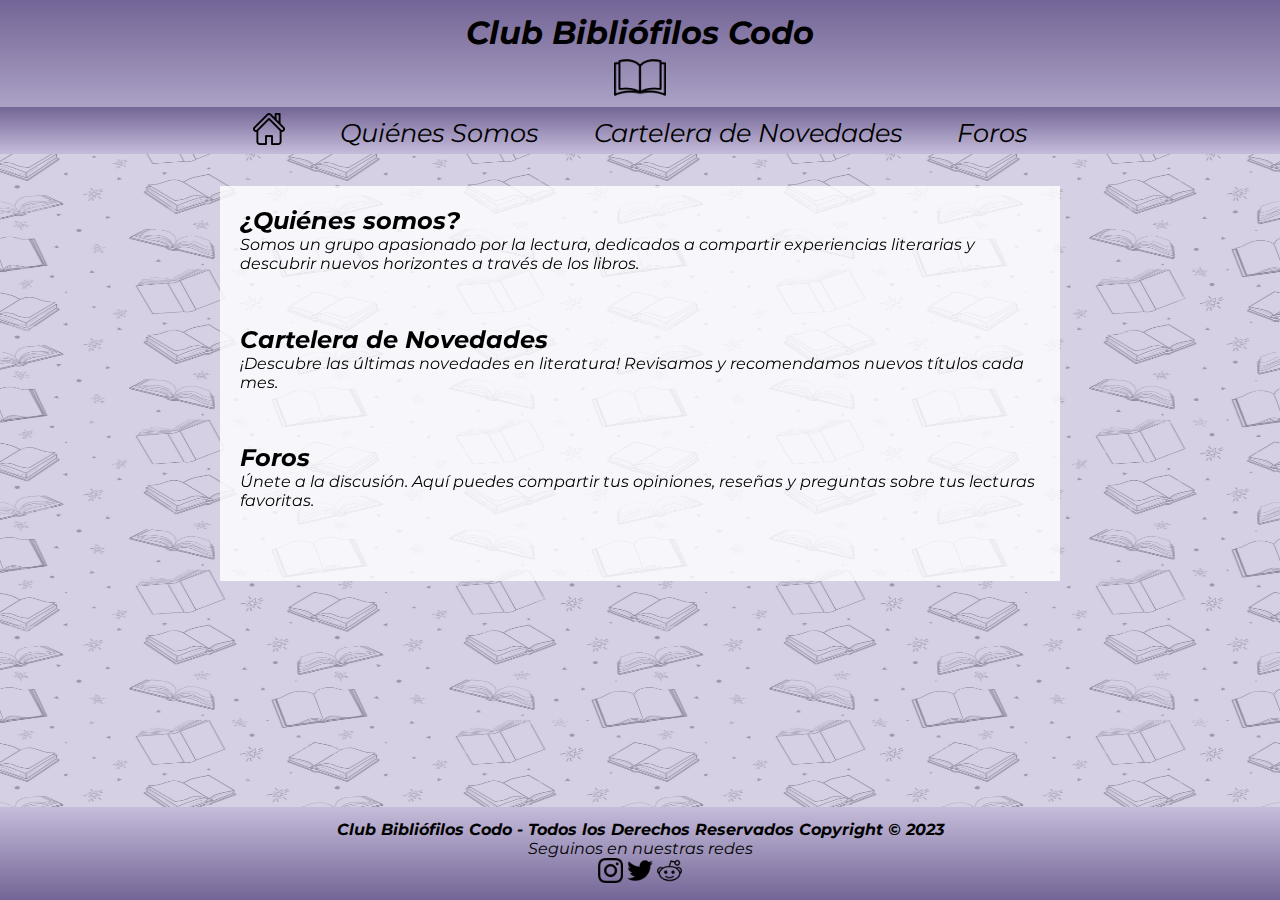
<file: index.html>
<!DOCTYPE html>
<html lang="en">
<head>
    <meta charset="UTF-8">
    <meta name="viewport" content="width=device-width, initial-scale=1.0">
    <link rel="stylesheet" href="./css/index.css">
    <link rel="shortcut icon" href="./img/ico_book/libro.ico" type="image/x-icon">
    <title>Club Bibliófilos Codo</title>
</head>
<body>
    <header>
        <div class="container-titulo">
            <h1>Club Bibliófilos Codo</h1><img class="container-librito" src="./img/whois_img/libro.png" width="40vw" alt="libro">
        </div>
        <!-- Menu de navegacion -->
        <nav>
            <a href="index.html"><img class="casita" src="./img/whois_img/hogar.png" width="30vw" alt="Inicio"></a>
            <a href="./templates/whois.html">Quiénes Somos</a>
            <a href="./templates/cartelera.html">Cartelera de Novedades</a>
            <a href="./templates/foro.html">Foros</a>
        </nav>
    </header>

    <main>

   
    
    <div class="contenido">
        <section id="quienes-somos">
            <h2>¿Quiénes somos?</h2>
            <p>Somos un grupo apasionado por la lectura, dedicados a compartir experiencias literarias y descubrir nuevos horizontes a través de los libros.</p>
        </section>
    
        <section id="cartelera">
            <h2>Cartelera de Novedades</h2>
            <p>¡Descubre las últimas novedades en literatura! Revisamos y recomendamos nuevos títulos cada mes.</p>
        </section>
    
        <section id="foros">
            <h2>Foros</h2>
            <p>Únete a la discusión. Aquí puedes compartir tus opiniones, reseñas y preguntas sobre tus lecturas favoritas.</p>
        </section>
    </div>

    </main>

        <!-- Pie de pagina -->
        <footer>
            <div>
                <h4>Club Bibliófilos Codo - Todos los Derechos Reservados Copyright © 2023</h4>
                <p>Seguinos en nuestras redes</p>
                <a href="http://www.instagram.com" target="_blank"><img src="../img/whois_img/instagram.png" alt="instagram"></a>
                <a href="https://www.twitter.com" target="_blank"><img src="../img/whois_img/twitter.png" alt="twitter"></a>
                <a href="https://www.reddit.com" target="_blank"><img src="../img/whois_img/reddit.png" alt="reddit"></a>
            </div>
        </footer>
    
        <script src="../js/validacion.js"></script>

</body>
</html>
</file>
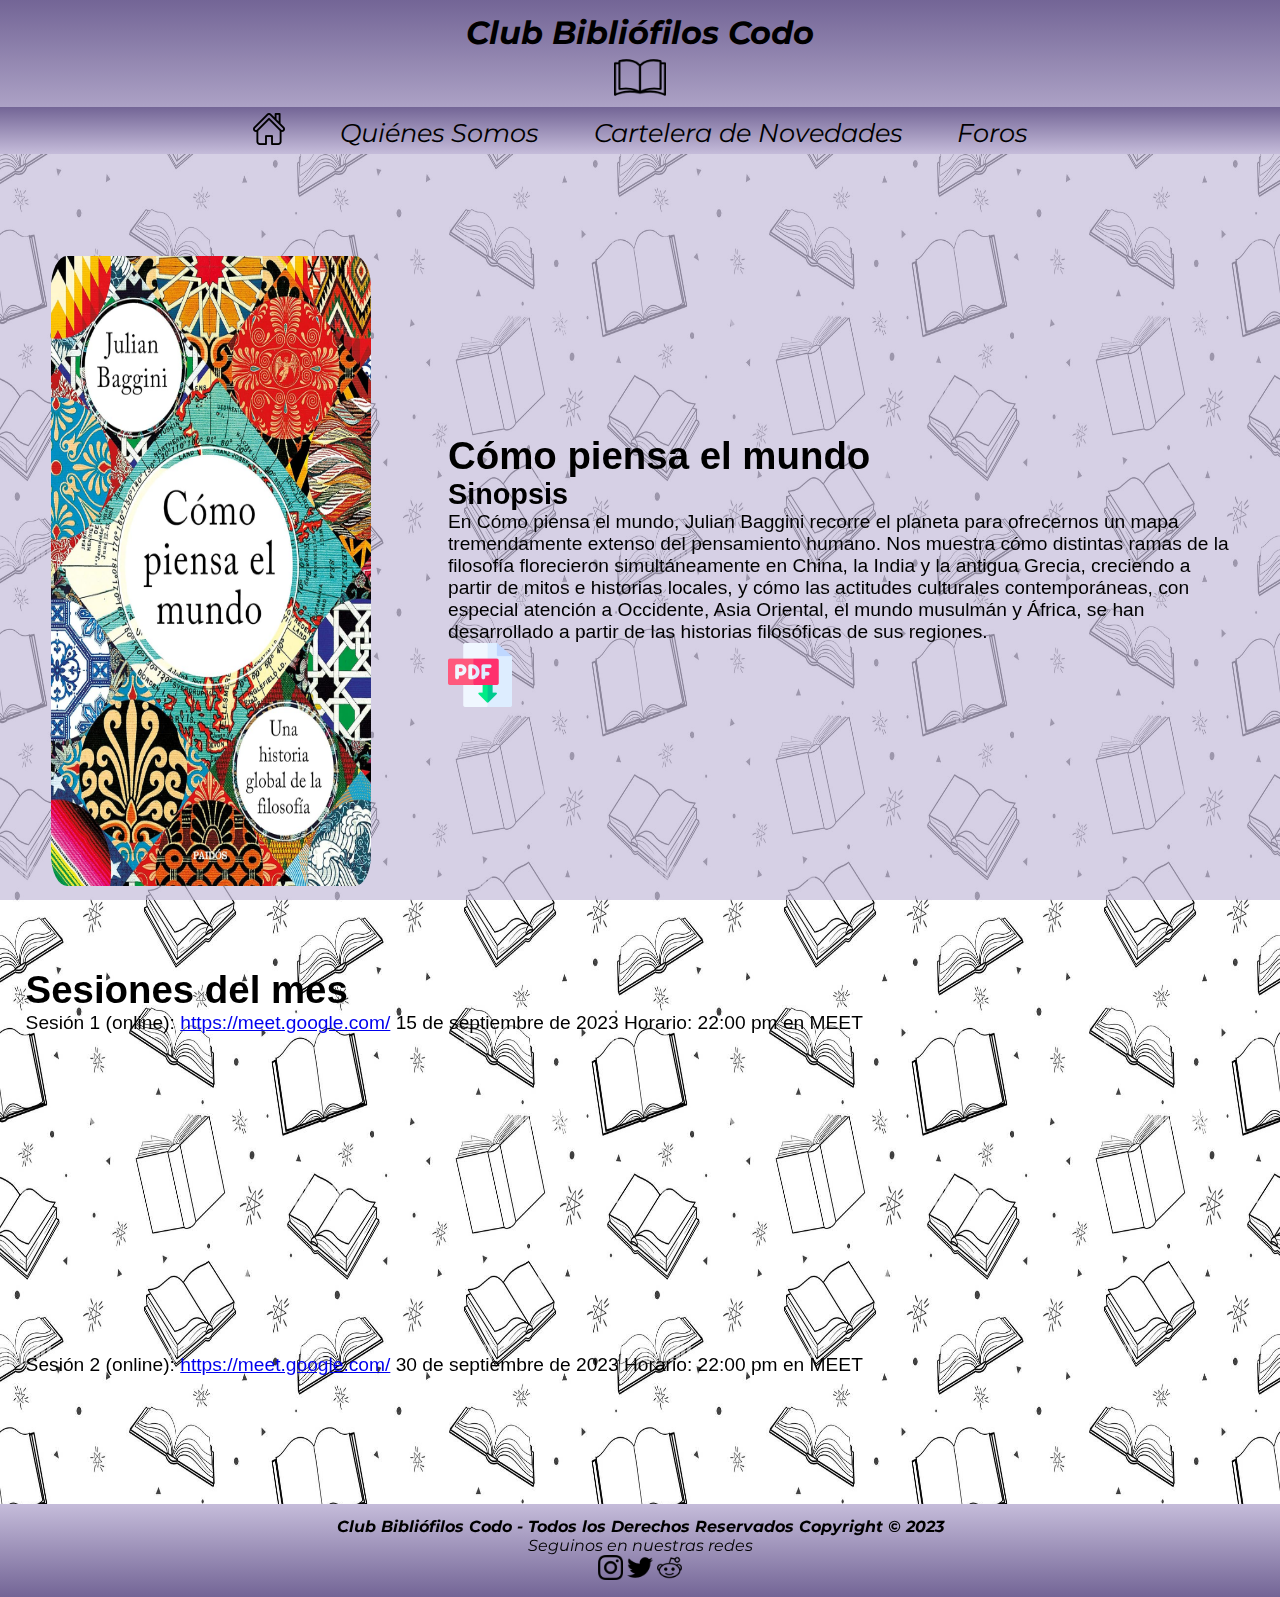
<file: eventos/diciembre.html>
<!DOCTYPE html>
<html lang="en">
<head>
    <meta charset="UTF-8">
    <meta name="viewport" content="width=device-width, initial-scale=1.0">
    <meta name="keywords" content="HTML, libro, lectura">
    <meta name="description" content="Club de Lectura Codo">
    <link rel="shortcut icon" href="../img/libro.ico" type="image/x-icon">
    <link rel="stylesheet" href="../css/cartelera.css">
    <!-- <link rel="stylesheet" href="../bootstrap-5.1.3-dist/css/bootstrap.min.css"> -->
    <title>Diciembre - Cartelera de Novedades - Club Bibliófilos Codo</title>
</head>
<body>
    <header>
        <div class="container-titulo">
            <h1>Club Bibliófilos Codo</h1><img src="../img/whois_img/libro.png" alt="libro">
        </div>
        <nav>
            <a href="../index.html"><img class="casita" src="../img/whois_img/hogar.png" alt="libro"></a>
            <a class="menu" href="../templates/whois.html">Quiénes Somos</a>
            <a class="menu" href="../templates/cartelera.html">Cartelera de Novedades</a>
            <a class="menu" href="../templates/foro.html">Foros</a>
        </nav>
    </header>
    
        <main>
            <section class="s2">
                <div class="card2">
                    <img src="../img/novedades_img/img_1.jpg" alt=" Img portada">
                </div>
                <div class="card2">
                    <h1>Cómo piensa el mundo</h1>
                    <h2>Sinopsis</h2>
                    <p>En Cómo piensa el mundo, Julian Baggini recorre el planeta para ofrecernos un mapa tremendamente extenso del pensamiento humano. Nos muestra cómo distintas ramas de la filosofía florecieron simultáneamente en China, la India y la antigua Grecia, creciendo a partir de mitos e historias locales, y cómo las actitudes culturales contemporáneas, con especial atención a Occidente, Asia Oriental, el mundo musulmán y África, se han desarrollado a partir de las historias filosóficas de sus regiones.</p>
                    <a href="../Como_piensa_el_mundo.pdf" download><img  src="../img/download/descargar-pdf.png" alt="pdf"></a>
                </div>
            </section>

            <section>
                <div class="card2">
                    <h1>Sesiones del mes</h1>
                    <p>Sesión 1 (online): <a href="https://meet.google.com/">https://meet.google.com/</a> 15 de septiembre de 2023 Horario: 22:00 pm en MEET</p>
                    <iframe width="560" height="315" src="https://www.youtube.com/embed/M94H3Trvcmo?si=C-2aQQwr1IYmqqRG" title="YouTube video player" frameborder="0" allow="accelerometer; autoplay; clipboard-write; encrypted-media; gyroscope; picture-in-picture; web-share" allowfullscreen></iframe>
                    <p>Sesión 2 (online): <a href="https://meet.google.com/">https://meet.google.com/</a> 30 de septiembre de 2023 Horario: 22:00 pm en MEET</p>
                </div>           
            </section>
        </main>

    <footer>
        <div>
            <h4>Club Bibliófilos Codo - Todos los Derechos Reservados Copyright © 2023</h4>
            <p>Seguinos en nuestras redes</p>
            <a href="http://www.instagram.com" target="_blank"><img src="../img/whois_img/instagram.png" alt="instagram"></a>
            <a href="https://www.twitter.com" target="_blank"><img src="../img/whois_img/twitter.png" alt="twitter"></a>
            <a href="https://www.reddit.com" target="_blank"><img src="../img/whois_img/reddit.png" alt="reddit"></a>
        </div>
    </footer>
</body>
</html>
</file>
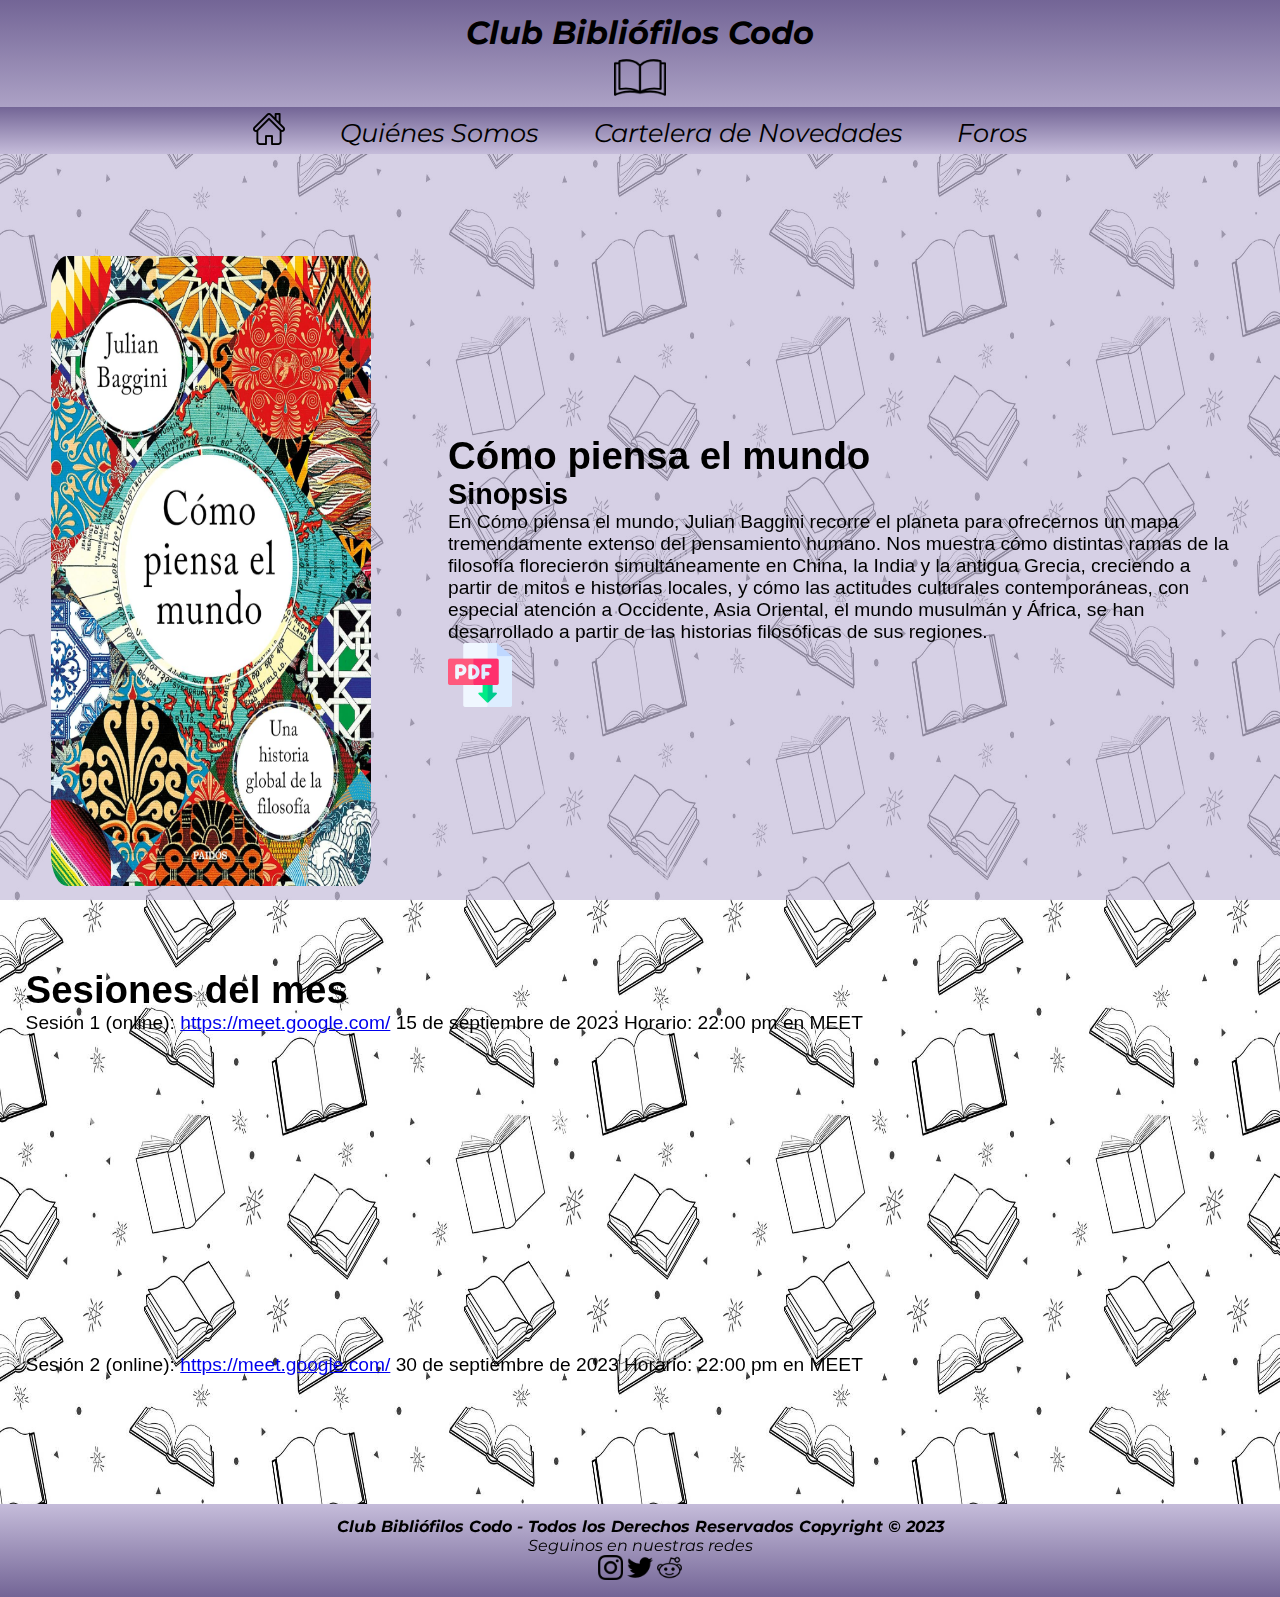
<file: eventos/enero.html>
<!DOCTYPE html>
<html lang="en">
<head>
    <meta charset="UTF-8">
    <meta name="viewport" content="width=device-width, initial-scale=1.0">
    <meta name="keywords" content="HTML, libro, lectura">
    <meta name="description" content="Club de Lectura Codo">
    <link rel="shortcut icon" href="../img/libro.ico" type="image/x-icon">
    <link rel="stylesheet" href="../css/cartelera.css">
    <!-- <link rel="stylesheet" href="../bootstrap-5.1.3-dist/css/bootstrap.min.css"> -->
    <title>Enero - Cartelera de Novedades - Club Bibliófilos Codo</title>
</head>
<body>
    <header>
        <div class="container-titulo">
            <h1>Club Bibliófilos Codo</h1><img src="../img/whois_img/libro.png" alt="libro">
        </div>
        <nav>
            <a href="../index.html"><img class="casita" src="../img/whois_img/hogar.png" alt="libro"></a>
            <a class="menu" href="../templates/whois.html">Quiénes Somos</a>
            <a class="menu" href="../templates/cartelera.html">Cartelera de Novedades</a>
            <a class="menu" href="../templates/foro.html">Foros</a>
        </nav>
    </header>
    
        <main>
            <section class="s2">
                <div class="card2">
                    <img src="../img/novedades_img/img_1.jpg" alt=" Img portada">
                </div>
                <div class="card2">
                    <h1>Cómo piensa el mundo</h1>
                    <h2>Sinopsis</h2>
                    <p>En Cómo piensa el mundo, Julian Baggini recorre el planeta para ofrecernos un mapa tremendamente extenso del pensamiento humano. Nos muestra cómo distintas ramas de la filosofía florecieron simultáneamente en China, la India y la antigua Grecia, creciendo a partir de mitos e historias locales, y cómo las actitudes culturales contemporáneas, con especial atención a Occidente, Asia Oriental, el mundo musulmán y África, se han desarrollado a partir de las historias filosóficas de sus regiones.</p>
                    <a href="../Como_piensa_el_mundo.pdf" download><img  src="../img/download/descargar-pdf.png" alt="pdf"></a>
                </div>
            </section>

            <section>
                <div class="card2">
                    <h1>Sesiones del mes</h1>
                    <p>Sesión 1 (online): <a href="https://meet.google.com/">https://meet.google.com/</a> 15 de septiembre de 2023 Horario: 22:00 pm en MEET</p>
                    <iframe width="560" height="315" src="https://www.youtube.com/embed/M94H3Trvcmo?si=C-2aQQwr1IYmqqRG" title="YouTube video player" frameborder="0" allow="accelerometer; autoplay; clipboard-write; encrypted-media; gyroscope; picture-in-picture; web-share" allowfullscreen></iframe>
                    <p>Sesión 2 (online): <a href="https://meet.google.com/">https://meet.google.com/</a> 30 de septiembre de 2023 Horario: 22:00 pm en MEET</p>
                </div>           
            </section>
        </main>

    <footer>
        <div>
            <h4>Club Bibliófilos Codo - Todos los Derechos Reservados Copyright © 2023</h4>
            <p>Seguinos en nuestras redes</p>
            <a href="http://www.instagram.com" target="_blank"><img src="../img/whois_img/instagram.png" alt="instagram"></a>
            <a href="https://www.twitter.com" target="_blank"><img src="../img/whois_img/twitter.png" alt="twitter"></a>
            <a href="https://www.reddit.com" target="_blank"><img src="../img/whois_img/reddit.png" alt="reddit"></a>
        </div>
    </footer>
</body>
</html>
</file>
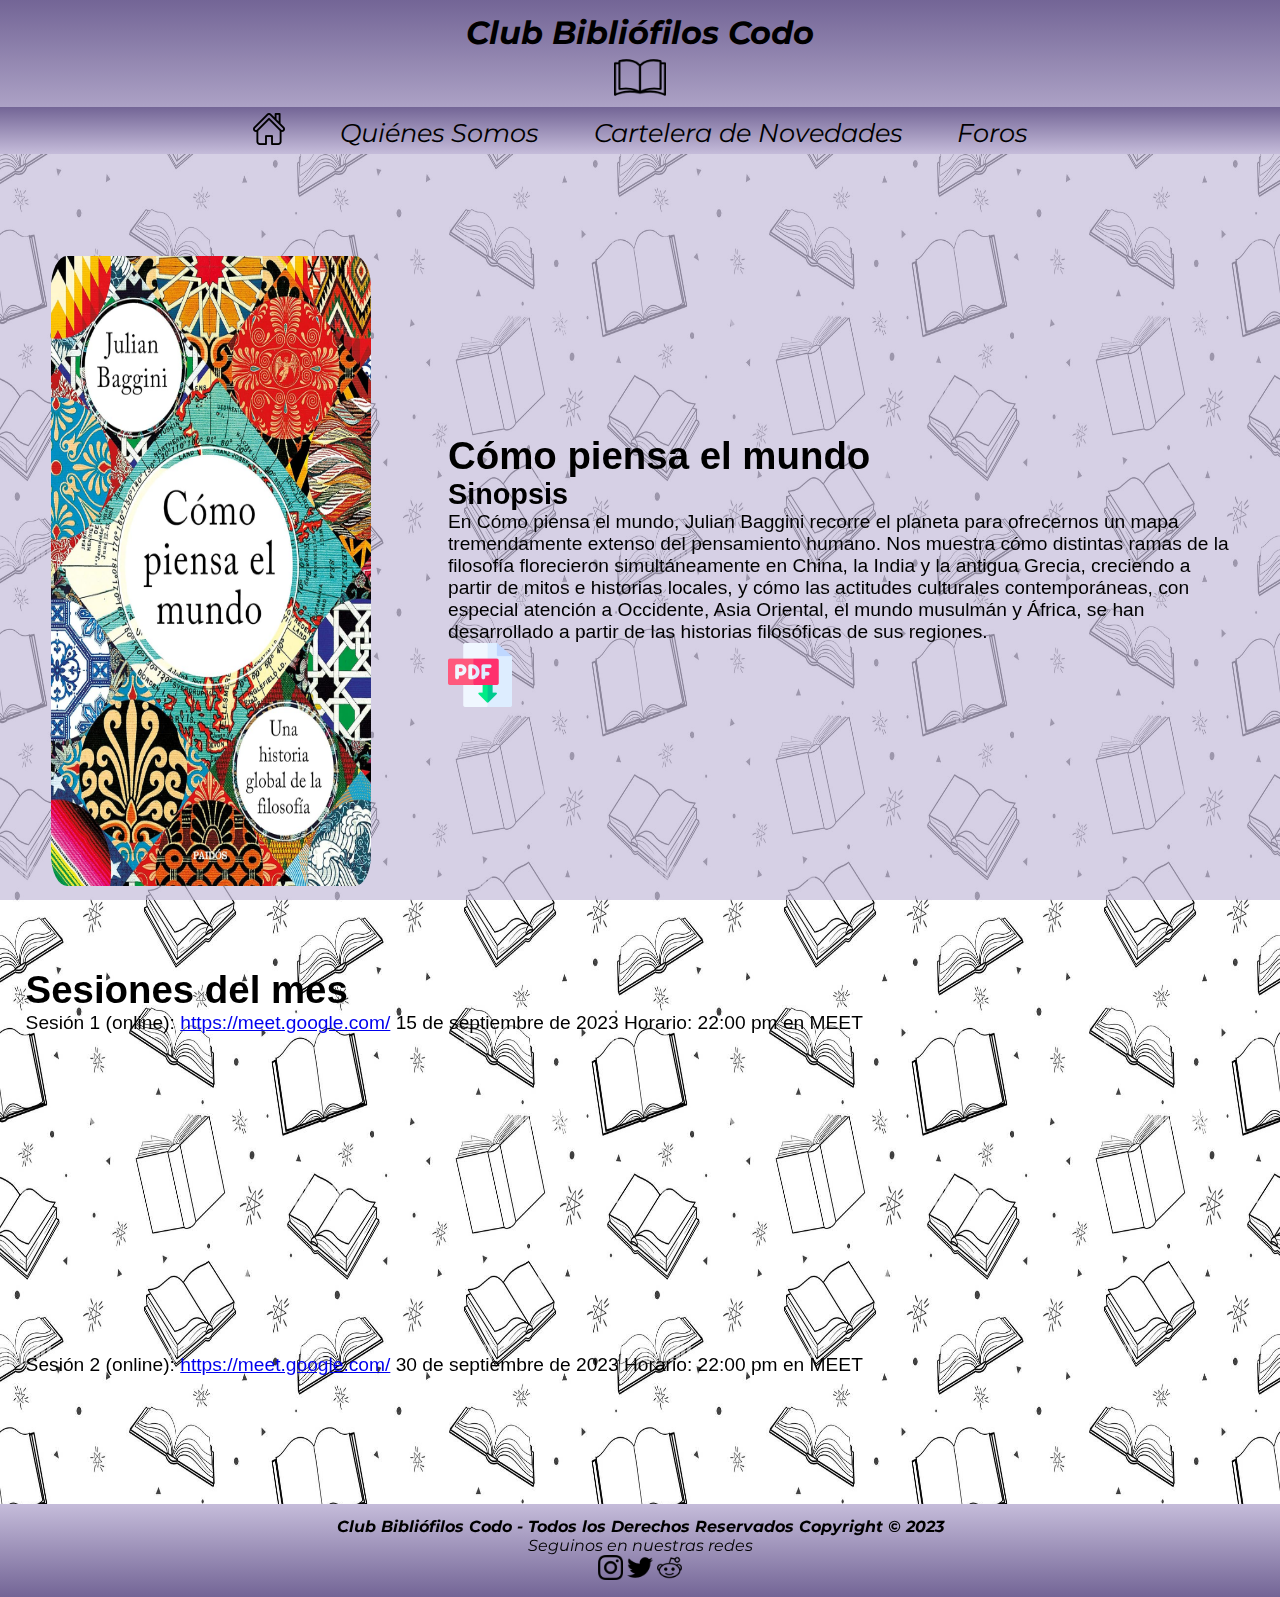
<file: eventos/febrero.html>
<!DOCTYPE html>
<html lang="en">
<head>
    <meta charset="UTF-8">
    <meta name="viewport" content="width=device-width, initial-scale=1.0">
    <meta name="keywords" content="HTML, libro, lectura">
    <meta name="description" content="Club de Lectura Codo">
    <link rel="shortcut icon" href="../img/libro.ico" type="image/x-icon">
    <link rel="stylesheet" href="../css/cartelera.css">
    <!-- <link rel="stylesheet" href="../bootstrap-5.1.3-dist/css/bootstrap.min.css"> -->
    <title>Febrero - Cartelera de Novedades - Club Bibliófilos Codo</title>
</head>
<body>
    <header>
        <div class="container-titulo">
            <h1>Club Bibliófilos Codo</h1><img src="../img/whois_img/libro.png" alt="libro">
        </div>
        <nav>
            <a href="../index.html"><img class="casita" src="../img/whois_img/hogar.png" alt="libro"></a>
            <a class="menu" href="../templates/whois.html">Quiénes Somos</a>
            <a class="menu" href="../templates/cartelera.html">Cartelera de Novedades</a>
            <a class="menu" href="../templates/foro.html">Foros</a>
        </nav>
    </header>
    
        <main>
            <section class="s2">
                <div class="card2">
                    <img src="../img/novedades_img/img_1.jpg" alt=" Img portada">
                </div>
                <div class="card2">
                    <h1>Cómo piensa el mundo</h1>
                    <h2>Sinopsis</h2>
                    <p>En Cómo piensa el mundo, Julian Baggini recorre el planeta para ofrecernos un mapa tremendamente extenso del pensamiento humano. Nos muestra cómo distintas ramas de la filosofía florecieron simultáneamente en China, la India y la antigua Grecia, creciendo a partir de mitos e historias locales, y cómo las actitudes culturales contemporáneas, con especial atención a Occidente, Asia Oriental, el mundo musulmán y África, se han desarrollado a partir de las historias filosóficas de sus regiones.</p>
                    <a href="../Como_piensa_el_mundo.pdf" download><img  src="../img/download/descargar-pdf.png" alt="pdf"></a>
                </div>
            </section>

            <section>
                <div class="card2">
                    <h1>Sesiones del mes</h1>
                    <p>Sesión 1 (online): <a href="https://meet.google.com/">https://meet.google.com/</a> 15 de septiembre de 2023 Horario: 22:00 pm en MEET</p>
                    <iframe width="560" height="315" src="https://www.youtube.com/embed/M94H3Trvcmo?si=C-2aQQwr1IYmqqRG" title="YouTube video player" frameborder="0" allow="accelerometer; autoplay; clipboard-write; encrypted-media; gyroscope; picture-in-picture; web-share" allowfullscreen></iframe>
                    <p>Sesión 2 (online): <a href="https://meet.google.com/">https://meet.google.com/</a> 30 de septiembre de 2023 Horario: 22:00 pm en MEET</p>
                </div>           
            </section>
        </main>

    <footer>
        <div>
            <h4>Club Bibliófilos Codo - Todos los Derechos Reservados Copyright © 2023</h4>
            <p>Seguinos en nuestras redes</p>
            <a href="http://www.instagram.com" target="_blank"><img src="../img/whois_img/instagram.png" alt="instagram"></a>
            <a href="https://www.twitter.com" target="_blank"><img src="../img/whois_img/twitter.png" alt="twitter"></a>
            <a href="https://www.reddit.com" target="_blank"><img src="../img/whois_img/reddit.png" alt="reddit"></a>
        </div>
    </footer>
</body>
</html>
</file>
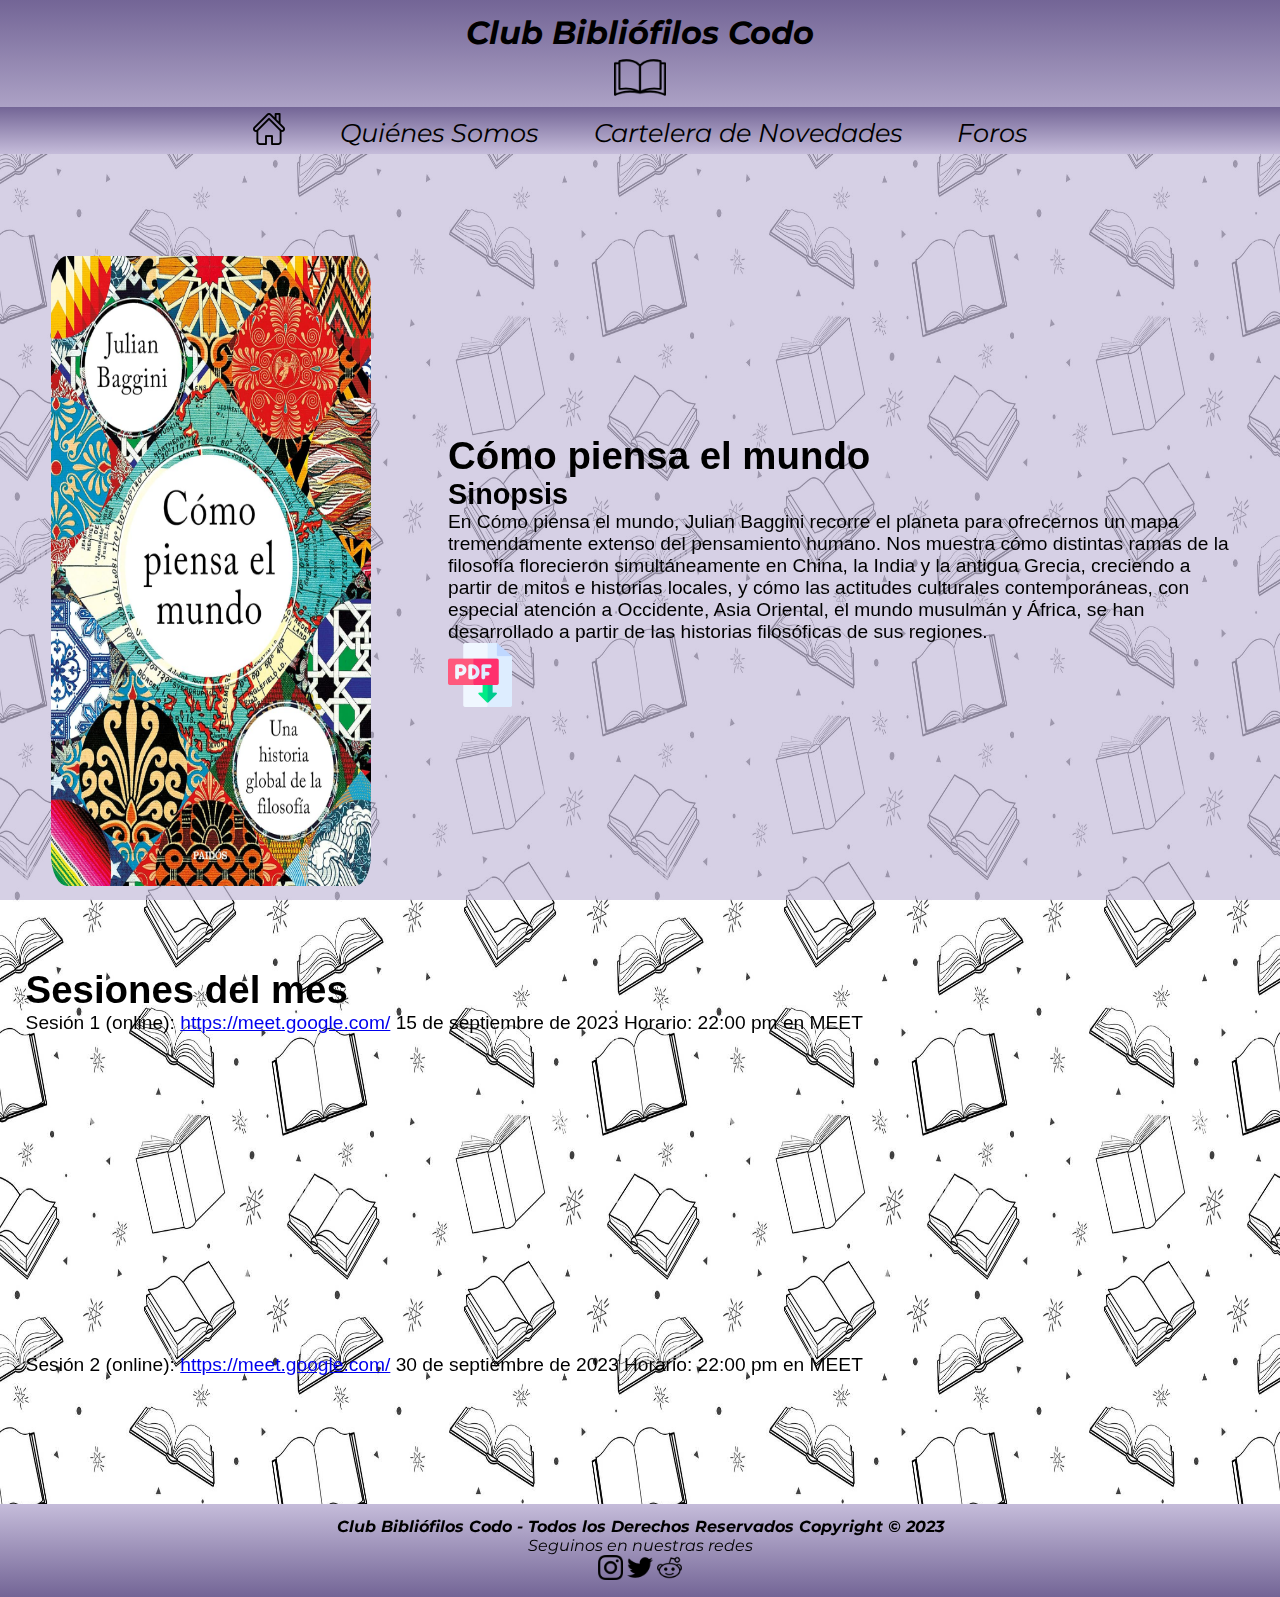
<file: eventos/noviembre.html>
<!DOCTYPE html>
<html lang="en">
<head>
    <meta charset="UTF-8">
    <meta name="viewport" content="width=device-width, initial-scale=1.0">
    <meta name="keywords" content="HTML, libro, lectura">
    <meta name="description" content="Club de Lectura Codo">
    <link rel="shortcut icon" href="../img/libro.ico" type="image/x-icon">
    <link rel="stylesheet" href="../css/cartelera.css">
    <!-- <link rel="stylesheet" href="../bootstrap-5.1.3-dist/css/bootstrap.min.css"> -->
    <title>Noviembre - Cartelera de Novedades - Club Bibliófilos Codo</title>
</head>
<body>
    <header>
        <div class="container-titulo">
            <h1>Club Bibliófilos Codo</h1><img src="../img/whois_img/libro.png" alt="libro">
        </div>
        <nav>
            <a href="../index.html"><img class="casita" src="../img/whois_img/hogar.png" alt="libro"></a>
            <a class="menu" href="../templates/whois.html">Quiénes Somos</a>
            <a class="menu" href="../templates/cartelera.html">Cartelera de Novedades</a>
            <a class="menu" href="../templates/foro.html">Foros</a>
        </nav>
    </header>
    
        <main>
            <section class="s2">
                <div class="card2">
                    <img src="../img/novedades_img/img_1.jpg" alt=" Img portada">
                </div>
                <div class="card2">
                    <h1>Cómo piensa el mundo</h1>
                    <h2>Sinopsis</h2>
                    <p>En Cómo piensa el mundo, Julian Baggini recorre el planeta para ofrecernos un mapa tremendamente extenso del pensamiento humano. Nos muestra cómo distintas ramas de la filosofía florecieron simultáneamente en China, la India y la antigua Grecia, creciendo a partir de mitos e historias locales, y cómo las actitudes culturales contemporáneas, con especial atención a Occidente, Asia Oriental, el mundo musulmán y África, se han desarrollado a partir de las historias filosóficas de sus regiones.</p>
                    <a href="../Como_piensa_el_mundo.pdf" download><img  src="../img/download/descargar-pdf.png" alt="pdf"></a>
                </div>
            </section>

            <section>
                <div class="card2">
                    <h1>Sesiones del mes</h1>
                    <p>Sesión 1 (online): <a href="https://meet.google.com/">https://meet.google.com/</a> 15 de septiembre de 2023 Horario: 22:00 pm en MEET</p>
                    <iframe width="560" height="315" src="https://www.youtube.com/embed/M94H3Trvcmo?si=C-2aQQwr1IYmqqRG" title="YouTube video player" frameborder="0" allow="accelerometer; autoplay; clipboard-write; encrypted-media; gyroscope; picture-in-picture; web-share" allowfullscreen></iframe>
                    <p>Sesión 2 (online): <a href="https://meet.google.com/">https://meet.google.com/</a> 30 de septiembre de 2023 Horario: 22:00 pm en MEET</p>
                </div>           
            </section>
        </main>

    <footer>
        <div>
            <h4>Club Bibliófilos Codo - Todos los Derechos Reservados Copyright © 2023</h4>
            <p>Seguinos en nuestras redes</p>
            <a href="http://www.instagram.com" target="_blank"><img src="../img/whois_img/instagram.png" alt="instagram"></a>
            <a href="https://www.twitter.com" target="_blank"><img src="../img/whois_img/twitter.png" alt="twitter"></a>
            <a href="https://www.reddit.com" target="_blank"><img src="../img/whois_img/reddit.png" alt="reddit"></a>
        </div>
    </footer>
</body>
</html>
</file>
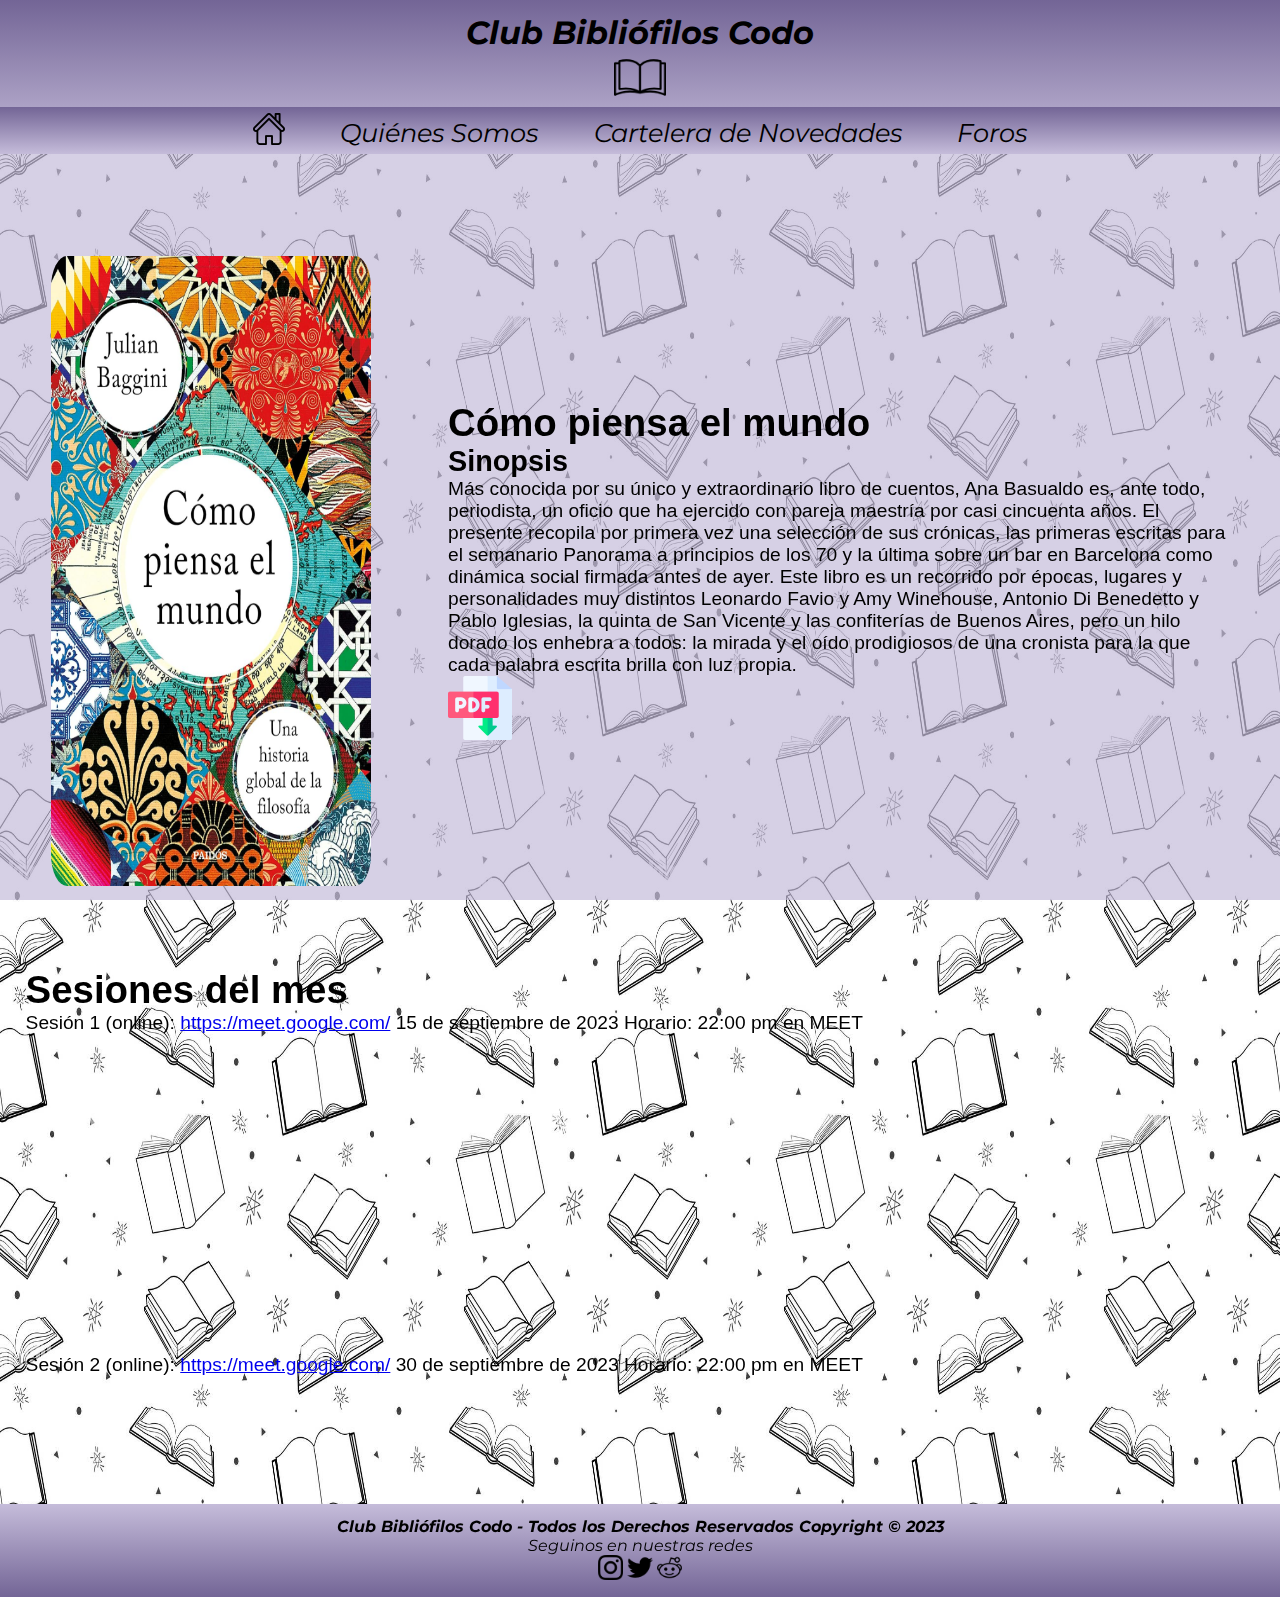
<file: eventos/octubre.html>
<!DOCTYPE html>
<html lang="en">
<head>
    <meta charset="UTF-8">
    <meta name="viewport" content="width=device-width, initial-scale=1.0">
    <meta name="keywords" content="HTML, libro, lectura">
    <meta name="description" content="Club de Lectura Codo">
    <link rel="shortcut icon" href="../img/libro.ico" type="image/x-icon">
    <link rel="stylesheet" href="../css/cartelera.css">
    <!-- <link rel="stylesheet" href="../bootstrap-5.1.3-dist/css/bootstrap.min.css"> -->
    <title>Octubre - Cartelera de Novedades - Club Bibliófilos Codo</title>
</head>
<body>
    <header>
        <div class="container-titulo">
            <h1>Club Bibliófilos Codo</h1><img src="../img/whois_img/libro.png" alt="libro">
        </div>
        <nav>
            <a href="../index.html"><img class="casita" src="../img/whois_img/hogar.png" alt="libro"></a>
            <a class="menu" href="../templates/whois.html">Quiénes Somos</a>
            <a class="menu" href="../templates/cartelera.html">Cartelera de Novedades</a>
            <a class="menu" href="../templates/foro.html">Foros</a>
        </nav>
    </header>
    
        <main>
            <section class="s2">
                <div class="card2">
                    <img src="../img/novedades_img/img_1.jpg" alt=" Img portada">
                </div>
                <div class="card2">
                    <h1>Cómo piensa el mundo</h1>
                    <h2>Sinopsis</h2>
                    <p>Más conocida por su único y extraordinario libro de cuentos, Ana Basualdo es, ante todo, periodista, un oficio que ha ejercido con pareja maestría por casi cincuenta años. El presente recopila por primera vez una selección de sus crónicas, las primeras escritas para el semanario Panorama a principios de los 70 y la última sobre un bar en Barcelona como dinámica social firmada antes de ayer. Este libro es un recorrido por épocas, lugares y personalidades muy distintos Leonardo Favio y Amy Winehouse, Antonio Di Benedetto y Pablo Iglesias, la quinta de San Vicente y las confiterías de Buenos Aires, pero un hilo dorado los enhebra a todos: la mirada y el oído prodigiosos de una cronista para la que cada palabra escrita brilla con luz propia.</p>
                    <a href="../Como_piensa_el_mundo.pdf" download><img  src="../img/download/descargar-pdf.png" alt="pdf"></a>
                </div>
            </section>

            <section>
                <div class="card2">
                    <h1>Sesiones del mes</h1>
                    <p>Sesión 1 (online): <a href="https://meet.google.com/">https://meet.google.com/</a> 15 de septiembre de 2023 Horario: 22:00 pm en MEET</p>
                    <iframe width="560" height="315" src="https://www.youtube.com/embed/M94H3Trvcmo?si=C-2aQQwr1IYmqqRG" title="YouTube video player" frameborder="0" allow="accelerometer; autoplay; clipboard-write; encrypted-media; gyroscope; picture-in-picture; web-share" allowfullscreen></iframe>
                    <p>Sesión 2 (online): <a href="https://meet.google.com/">https://meet.google.com/</a> 30 de septiembre de 2023 Horario: 22:00 pm en MEET</p>
                </div>           
            </section>
        </main>

    <footer>
        <div>
            <h4>Club Bibliófilos Codo - Todos los Derechos Reservados Copyright © 2023</h4>
            <p>Seguinos en nuestras redes</p>
            <a href="http://www.instagram.com" target="_blank"><img src="../img/whois_img/instagram.png" alt="instagram"></a>
            <a href="https://www.twitter.com" target="_blank"><img src="../img/whois_img/twitter.png" alt="twitter"></a>
            <a href="https://www.reddit.com" target="_blank"><img src="../img/whois_img/reddit.png" alt="reddit"></a>
        </div>
    </footer>
</body>
</html>
</file>
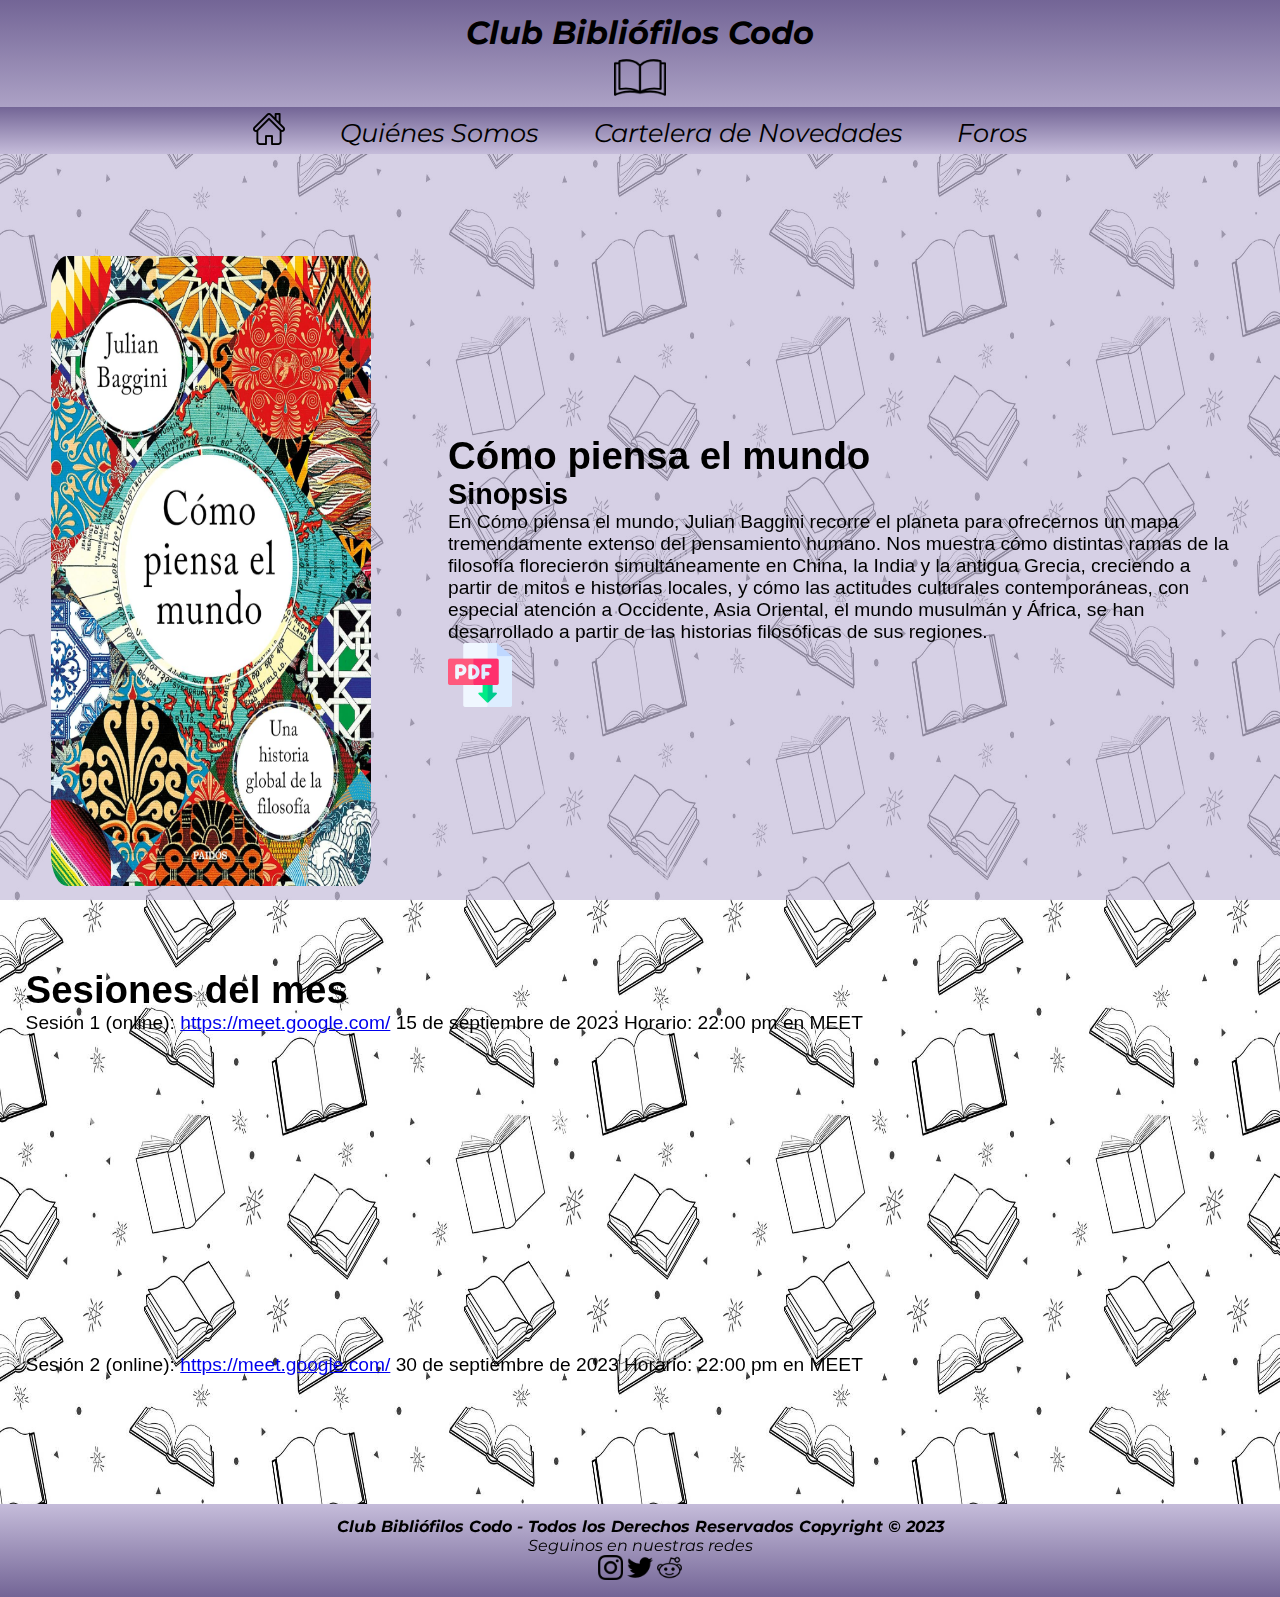
<file: eventos/setiembre.html>
<!DOCTYPE html>
<html lang="en">
<head>
    <meta charset="UTF-8">
    <meta name="viewport" content="width=device-width, initial-scale=1.0">
    <meta name="keywords" content="HTML, libro, lectura">
    <meta name="description" content="Club de Lectura Codo">
    <link rel="shortcut icon" href="../img/libro.ico" type="image/x-icon">
    <link rel="stylesheet" href="../css/cartelera.css">
    <!-- <link rel="stylesheet" href="../bootstrap-5.1.3-dist/css/bootstrap.min.css"> -->
    <title>Septiembre - Cartelera de Novedades - Club Bibliófilos Codo</title>
</head>
<body>
    <header>
        <div class="container-titulo">
            <h1>Club Bibliófilos Codo</h1><img src="../img/whois_img/libro.png" alt="libro">
        </div>
        <nav>
            <a href="../index.html"><img class="casita" src="../img/whois_img/hogar.png" alt="libro"></a>
            <a class="menu" href="../templates/whois.html">Quiénes Somos</a>
            <a class="menu" href="../templates/cartelera.html">Cartelera de Novedades</a>
            <a class="menu" href="../templates/foro.html">Foros</a>
        </nav>
    </header>
    
        <main>
            <section class="s2">
                <div class="card2">
                    <img src="../img/novedades_img/img_1.jpg" alt=" Img portada">
                </div>
                <div class="card2">
                    <h1>Cómo piensa el mundo</h1>
                    <h2>Sinopsis</h2>
                    <p>En Cómo piensa el mundo, Julian Baggini recorre el planeta para ofrecernos un mapa tremendamente extenso del pensamiento humano. Nos muestra cómo distintas ramas de la filosofía florecieron simultáneamente en China, la India y la antigua Grecia, creciendo a partir de mitos e historias locales, y cómo las actitudes culturales contemporáneas, con especial atención a Occidente, Asia Oriental, el mundo musulmán y África, se han desarrollado a partir de las historias filosóficas de sus regiones.</p>
                    <a href="../Como_piensa_el_mundo.pdf" download><img  src="../img/download/descargar-pdf.png" alt="pdf"></a>
                </div>
            </section>

            <section>
                <div class="card2">
                    <h1>Sesiones del mes</h1>
                    <p>Sesión 1 (online): <a href="https://meet.google.com/">https://meet.google.com/</a> 15 de septiembre de 2023 Horario: 22:00 pm en MEET</p>
                    <iframe width="560" height="315" src="https://www.youtube.com/embed/M94H3Trvcmo?si=C-2aQQwr1IYmqqRG" title="YouTube video player" frameborder="0" allow="accelerometer; autoplay; clipboard-write; encrypted-media; gyroscope; picture-in-picture; web-share" allowfullscreen></iframe>
                    <p>Sesión 2 (online): <a href="https://meet.google.com/">https://meet.google.com/</a> 30 de septiembre de 2023 Horario: 22:00 pm en MEET</p>
                </div>           
            </section>
        </main>

    <footer>
        <div>
            <h4>Club Bibliófilos Codo - Todos los Derechos Reservados Copyright © 2023</h4>
            <p>Seguinos en nuestras redes</p>
            <a href="http://www.instagram.com" target="_blank"><img src="../img/whois_img/instagram.png" alt="instagram"></a>
            <a href="https://www.twitter.com" target="_blank"><img src="../img/whois_img/twitter.png" alt="twitter"></a>
            <a href="https://www.reddit.com" target="_blank"><img src="../img/whois_img/reddit.png" alt="reddit"></a>
        </div>
    </footer>
</body>
</html>
</file>
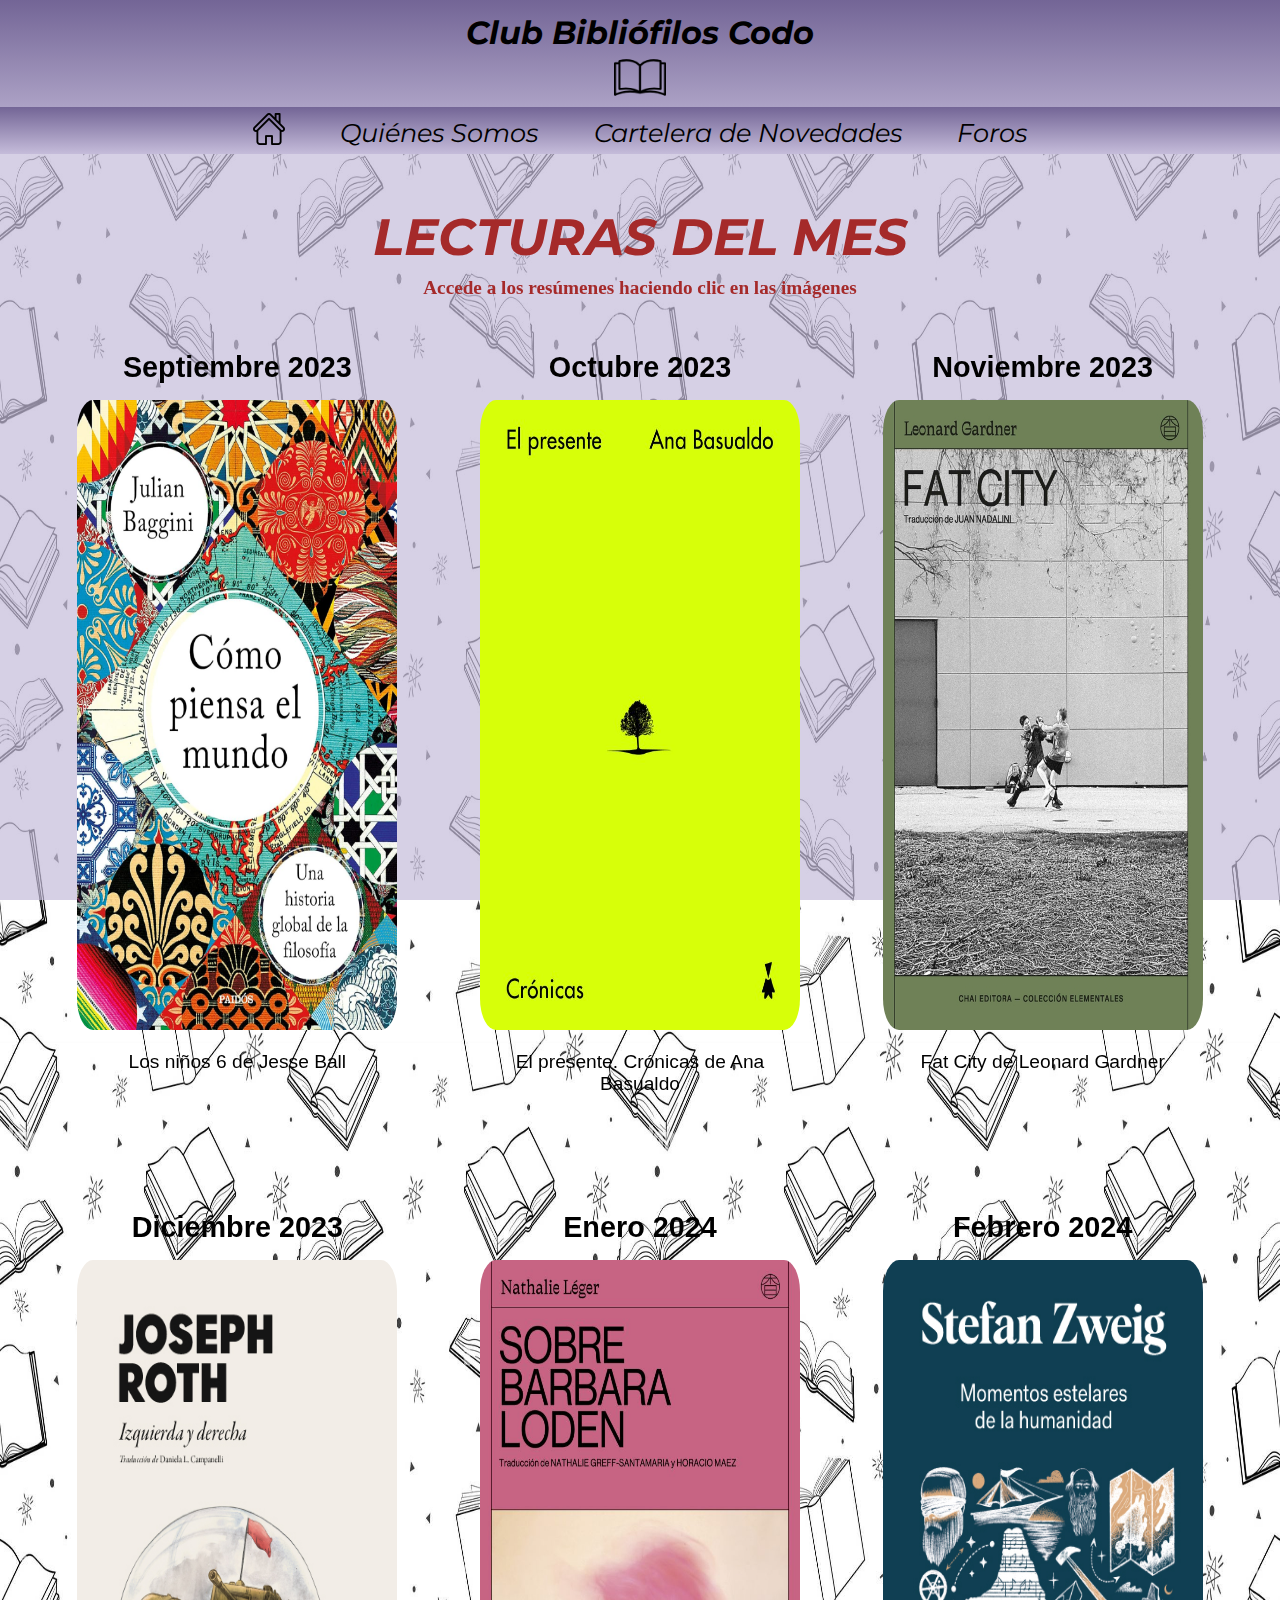
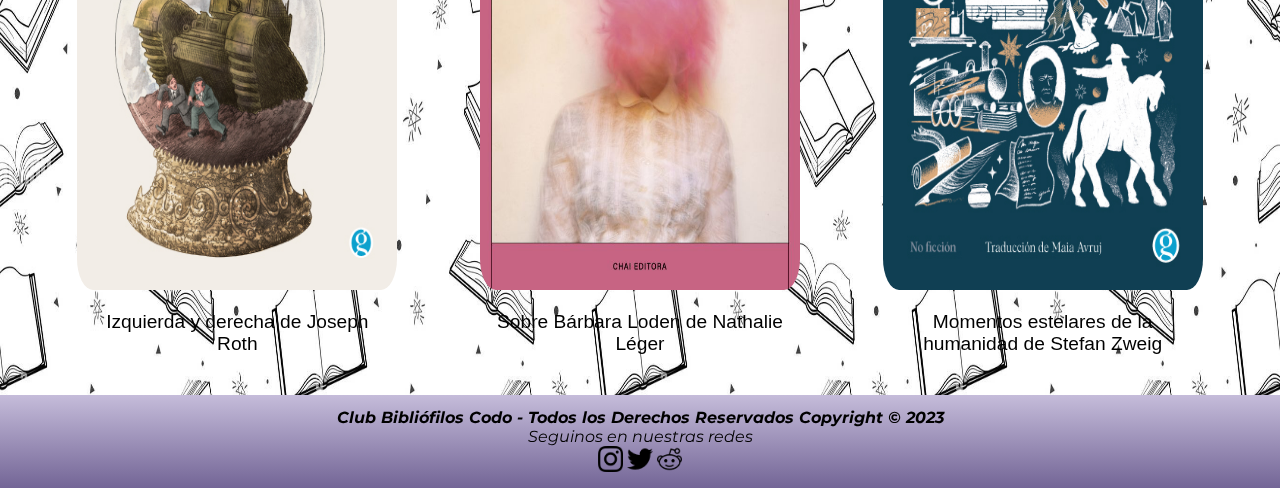
<file: templates/cartelera.html>
<!DOCTYPE html>
<html lang="en">
<head>
    <meta charset="UTF-8">
    <meta name="viewport" content="width=device-width, initial-scale=1.0">
    <meta name="keywords" content="HTML, libro, lectura">
    <meta name="description" content="Club de Lectura Codo">
    <link rel="shortcut icon" href="../img/libro.ico" type="image/x-icon">
    <link rel="stylesheet" href="../css/cartelera.css">
    <title>Cartelera de Novedades - Club Bibliófilos Codo</title>
</head>
<body>
    <header>
        <div class="container-titulo">
            <h1>Club Bibliófilos Codo</h1><img src="../img/whois_img/libro.png" alt="libro">
        </div>
        <nav>
            <a href="../index.html"><img class="casita" src="../img/whois_img/hogar.png" alt="libro"></a>
            <a class="menu" href="whois.html">Quiénes Somos</a>
            <a class="menu" href="cartelera.html">Cartelera de Novedades</a>
            <a class="menu" href="foro.html">Foros</a>
        </nav>
    </header>
    
        <main>

        <section>
            <div class="titulo">
                <h1>LECTURAS DEL MES</h1>
                <h2>Accede a los resúmenes haciendo clic en las imágenes</h2>
            </div>
        </section>
        

        <section class="s1">
            <div class="card">               
                <h2>Septiembre 2023</h2>
                <a href="../eventos/setiembre.html">
                    <img src="../img/novedades_img/img_1.jpg" alt=" Img portada">
                </a>
                <p>Los niños 6 de Jesse Ball</p>               
            </div>
            
            <div class="card"> 
                <h2>Octubre 2023</h2>
                <a href="../eventos/octubre.html">
                    <img src="../img/novedades_img/img_2.jpg" alt=" Img portada">
                </a>
                <p>El presente. Crónicas de Ana Basualdo</p>
            </div>

            <div class="card">               
                <h2>Noviembre 2023</h2>
                <a href="../eventos/noviembre.html">
                    <img src="../img/novedades_img/img_3.jpg" alt=" Img portada">
                </a>
                <p>Fat City de Leonard Gardner</p>               
            </div>

            <div class="card">               
                <h2>Diciembre 2023</h2>
                <a href="../eventos/diciembre.html">
                    <img src="../img/novedades_img/img_4.jpg" alt=" Img portada">
                </a>
                <p>Izquierda y derecha de Joseph Roth</p>               
            </div>

            <div class="card">               
                <h2>Enero 2024</h2>
                <a href="../eventos/enero.html">
                    <img src="../img/novedades_img/img_5.jpg" alt=" Img portada">
                </a>
                <p>Sobre Bárbara Loden de Nathalie Léger</p>               
            </div>

            <div class="card">               
                <h2>Febrero 2024</h2>
                <a href="../eventos/febrero.html">
                    <img src="../img/novedades_img/img_6.jpg" alt=" Img portada">
                </a>
                <p>Momentos estelares de la humanidad de Stefan Zweig</p>               
            </div>
            
        </section>
        
        </main>

    <footer>
        <div>
            <h4>Club Bibliófilos Codo - Todos los Derechos Reservados Copyright © 2023</h4>
            <p>Seguinos en nuestras redes</p>
            <a href="http://www.instagram.com" target="_blank"><img src="../img/whois_img/instagram.png" alt="instagram"></a>
            <a href="https://www.twitter.com" target="_blank"><img src="../img/whois_img/twitter.png" alt="twitter"></a>
            <a href="https://www.reddit.com" target="_blank"><img src="../img/whois_img/reddit.png" alt="reddit"></a>
        </div>
    </footer>
</body>
</html>
</file>
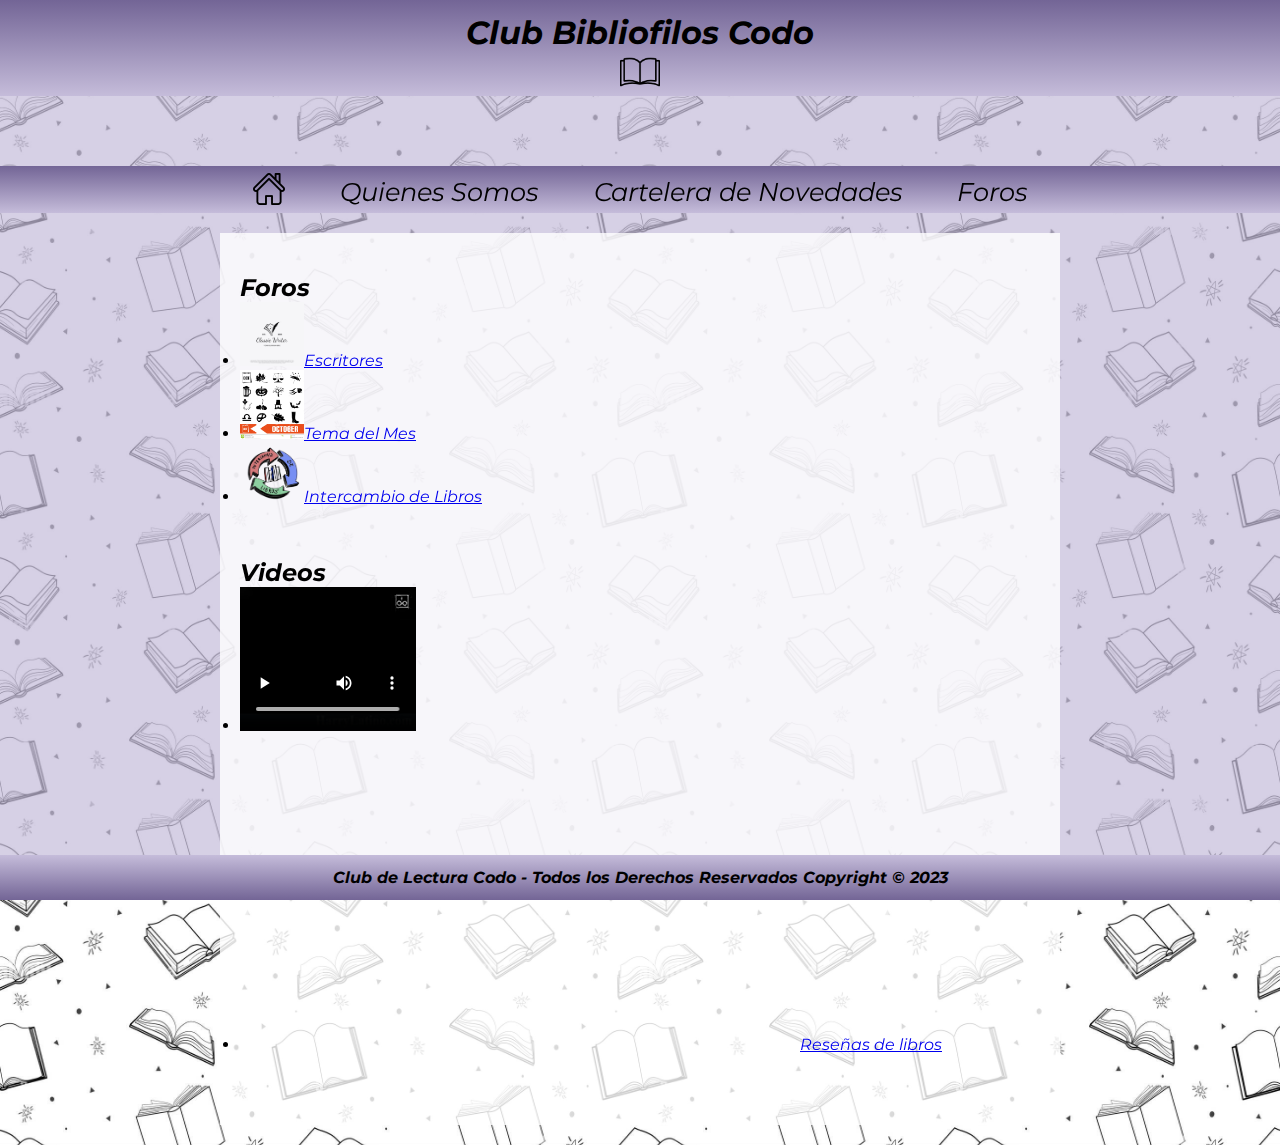
<file: templates/foro - copia.html>
<!DOCTYPE html>
<html lang="en">
<head>
    <meta charset="UTF-8">
    <meta name="viewport" content="width=device-width, initial-scale=1.0">
    <link rel="stylesheet" href="../css/index.css">
    <link rel="shortcut icon" href="../img/ico_book/libro.ico" type="image/x-icon">
    <title>FORO</title>
</head>
<body>
    <header>
        <h1>Club Bibliofilos Codo</h1><img class="container-librito" src="../img/whois_img/libro.png" width="40vw" alt="libro">
    </header>

    <main>

    <!-- Menu de navegacion -->
    <nav>
        <a href="../index.html"><img class="casita" src="../img/whois_img/hogar.png" width="30vw" alt="Inicio"></a>
        <a href="whois.html">Quienes Somos</a>
        <a href="novedades.html">Cartelera de Novedades</a>
        <a href="foro.html">Foros</a>
    </nav>

    <div class="contenido">
        <section class="seccion-foros">
            <h2>Foros</h2>
        <ul>
            <li>
            <a href="#">
                <img src="../img/ico_writter/logotipo-escritor-clasico.png" alt="Escritores">Escritores
            </a>
            </li>

            <li>
            <a href="#">
                <img src="../img/ico_mes/oct.png" alt="Tema del Mes">Tema del Mes
            </a>
            </li>

            <li>
            <a href="#">
                <img src="../img/ico_inter/intercambio-1.png" alt="Intercambio de Libros">Intercambio de Libros
            </a>
            </li>
        </ul>
        </section>
        <section class="seccion-videos">
            <h2>Videos</h2>
        <ul>
            <li>
                <a href="#">
                <video src="../video/JK Rowling entrevista 60 minutos - Cree JKR en la magia.mp4" controls alt="Video 1">Entrevistas a autores</video>
                </a>
            </li>

            <li>
                <a href="#">
                    <iframe width="560" height="315" src="https://www.youtube.com/embed/_mPE-Gn9IzQ?si=XH2x_GTiXfBI-zyw" title="YouTube video player" frameborder="0" allow="accelerometer; autoplay; clipboard-write; encrypted-media; gyroscope; picture-in-picture; web-share" allowfullscreen></iframe>Reseñas de libros
            </a>
            </li>
        </ul>
        </section>
    </div>

    </main>

      <!-- Pie de pagina -->
  <footer>
    <div class="footer-container"></div>
        <div class="footer-column">
         <h4 class="text-foot">Club de Lectura Codo - Todos los Derechos Reservados Copyright © 2023</h4>
  </footer>

</body>
</html>
</file>
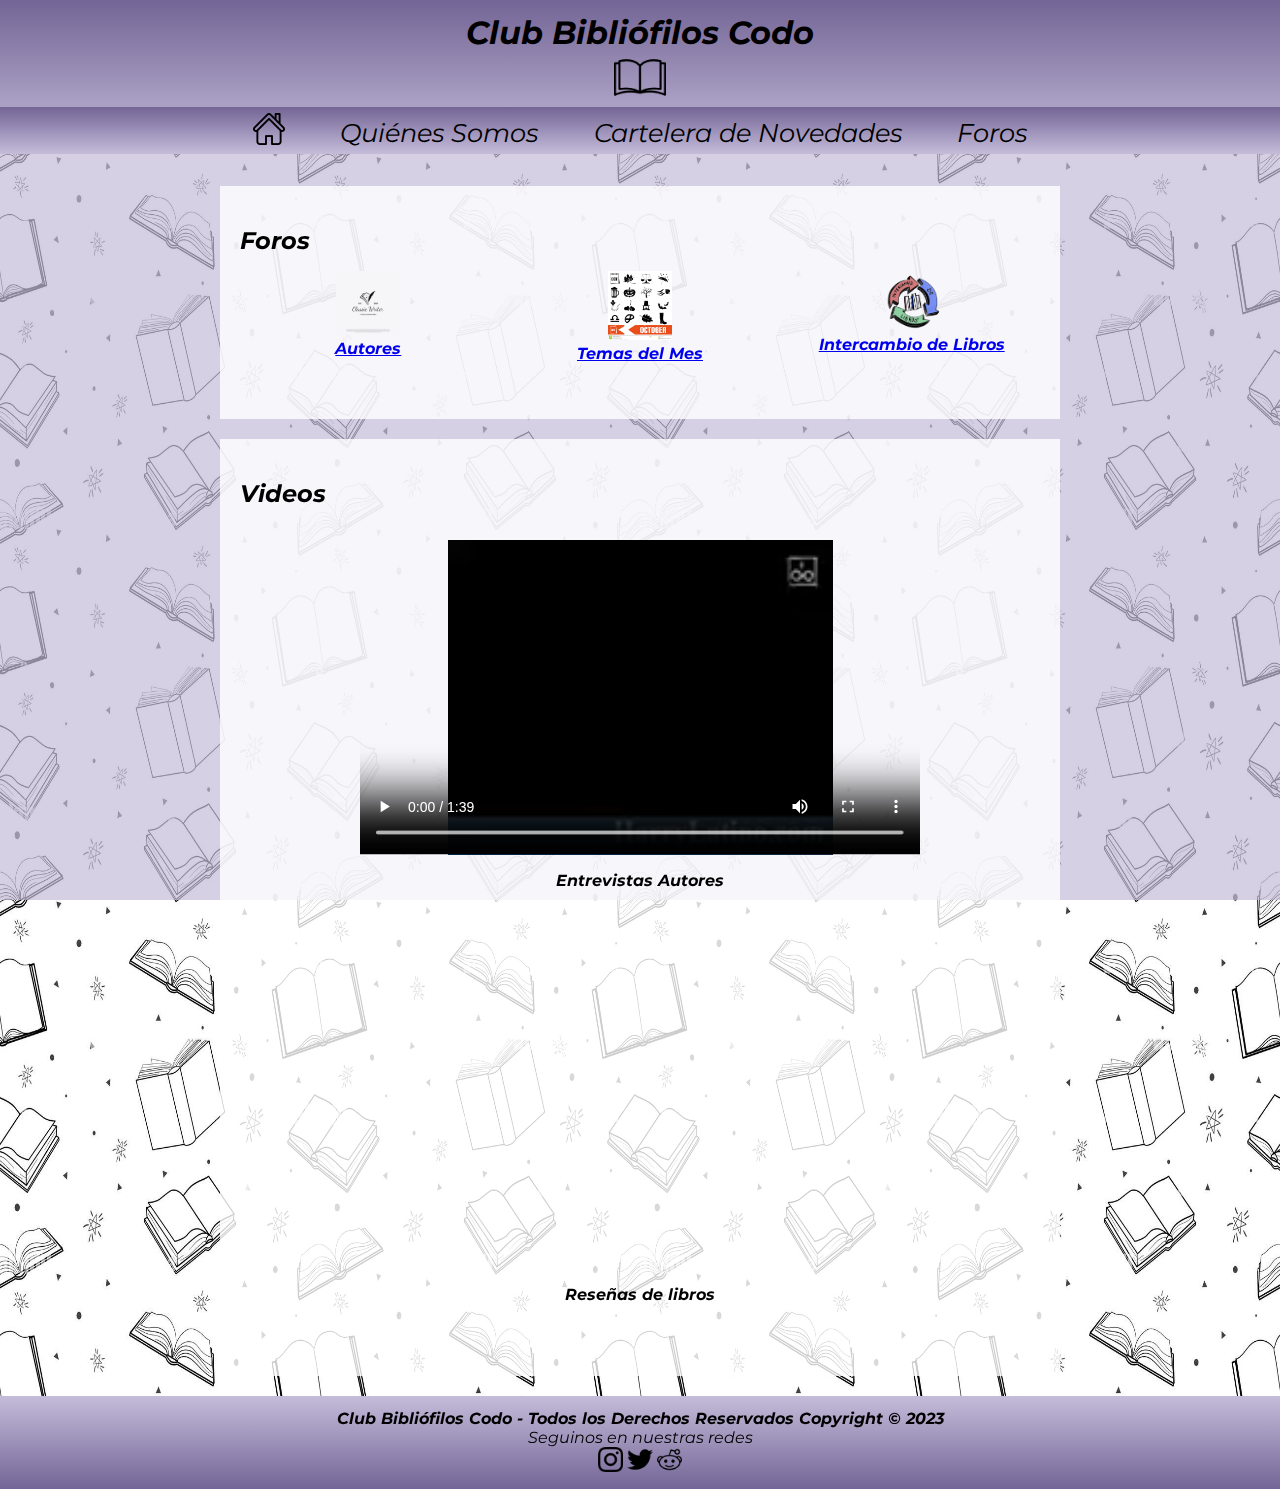
<file: templates/foro.html>
<!DOCTYPE html>
<html lang="en">
<head>
    <meta charset="UTF-8">
    <meta name="viewport" content="width=device-width, initial-scale=1.0">
    <link rel="stylesheet" href="../css/foro.css">
    <link rel="shortcut icon" href="../img/ico_book/libro.ico" type="image/x-icon">
    <title>Club Bibliófilos Codo - Foro</title>
</head>
<body>
    <header>
        <div class="container-titulo">
            <h1>Club Bibliófilos Codo</h1><img src="../img/whois_img/libro.png" width="40vw" alt="libro">
        </div>
        <!-- Menu de navegacion -->
        <nav>
            <a href="../index.html"><img class="casita" src="../img/whois_img/hogar.png" width="30vw" alt="Inicio"></a>
            <a href="whois.html">Quiénes Somos</a>
            <a href="cartelera.html">Cartelera de Novedades</a>
            <a href="foro.html">Foros</a>
        </nav>
    </header>

    <main>

    

    <div class="contenido">
        <section class="seccion-foros">
            <h2>Foros</h2>
            <ul>
                <li>
                    <div class="categoria"><a href="#">
                        <img src="../img/ico_writter/logotipo-escritor-clasico.png" alt="Escritores">
                        <p>Autores</p>
                    </a>
                    </div>
                </li>

                <li>
                    <div class="categoria"><a href="#">
                        <img src="../img/ico_mes/oct.png" alt="Tema del Mes">
                        <p>Temas del Mes</p>
                    </a>
                    </div>
                </li>

                <li>
                    <div class="categoria"><a href="#">
                        <img src="../img/ico_inter/intercambio-1.png" alt="Intercambio de Libros">
                        <p>Intercambio de Libros</p>
                    </a>
                    </div>
                </li>
            </ul>
        </section>
    </div>
    
    <div class="contenido">
        <section class="seccion-videos">
            <h2>Videos</h2>
        <ul>
            <li>
                <div class="video-sec">
                    <a href="#">
                        <div class="video-container">
                            <video src="../video/JK Rowling entrevista 60 minutos - Cree JKR en la magia.mp4" controls alt="Video 1"></video>
                        </div>
                        <p>Entrevistas Autores</p>
                    </a>
                </div>
            </li>

            <li>
                <div class="video-sec">
                    <a href="#">
                        <div class="video-container">
                            <iframe width="560" height="315" src="https://www.youtube.com/embed/_mPE-Gn9IzQ?si=XH2x_GTiXfBI-zyw" title="YouTube video player" frameborder="0" allow="accelerometer; autoplay; clipboard-write; encrypted-media; gyroscope; picture-in-picture" allowfullscreen></iframe>
                        </div>
                        <p>Reseñas de libros</p>
                    </a>
                </div>
            </li>
                </ul>
            </section>
        </div>
    </main>

      <!-- Pie de pagina -->
      <footer>
        <div>
            <h4>Club Bibliófilos Codo - Todos los Derechos Reservados Copyright © 2023</h4>
            <p>Seguinos en nuestras redes</p>
            <a href="http://www.instagram.com" target="_blank"><img src="../img/whois_img/instagram.png" alt="instagram"></a>
            <a href="https://www.twitter.com" target="_blank"><img src="../img/whois_img/twitter.png" alt="twitter"></a>
            <a href="https://www.reddit.com" target="_blank"><img src="../img/whois_img/reddit.png" alt="reddit"></a>
        </div>
    </footer>

    <script src="../js/validacion.js"></script>

</body>
</html>
</file>
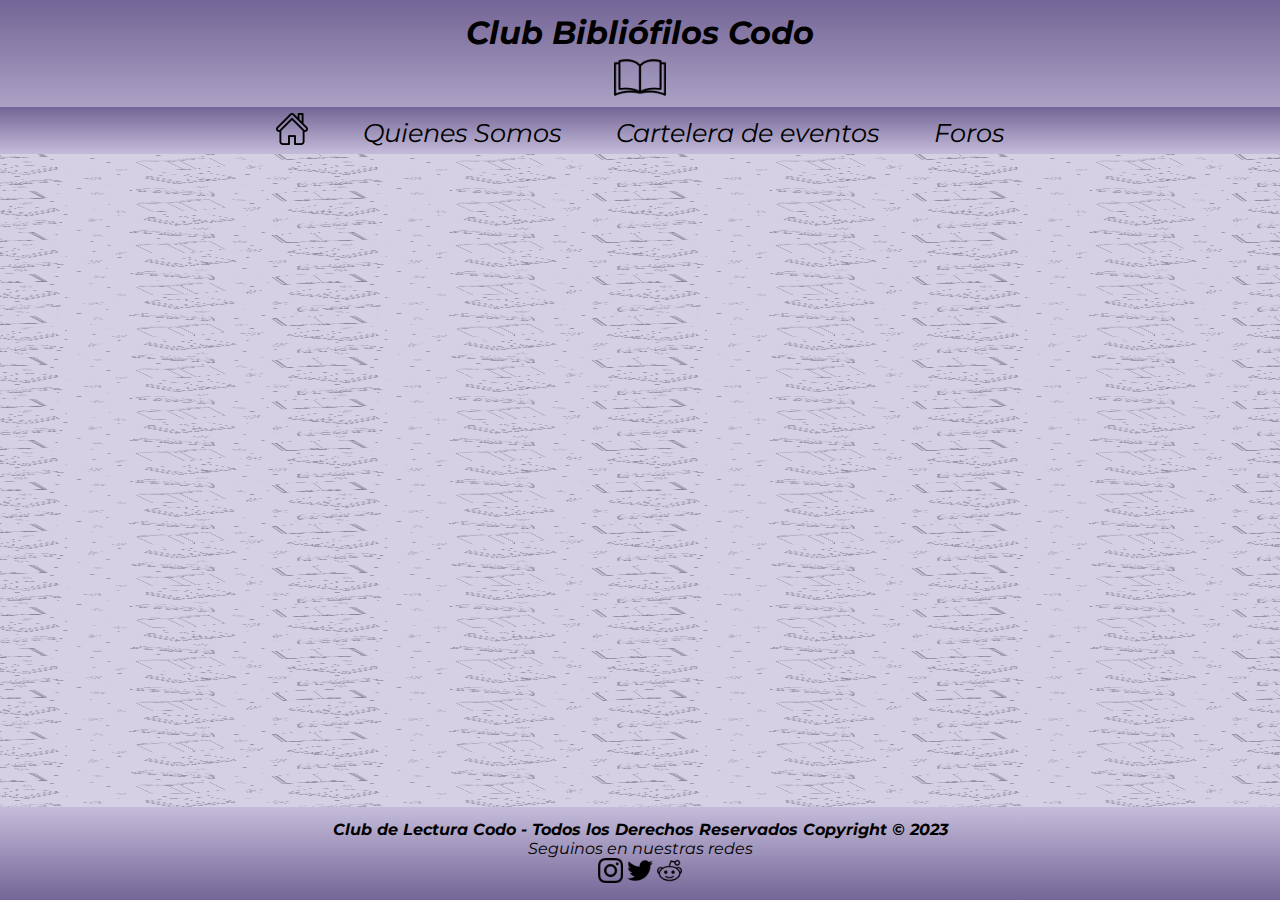
<file: templates/quienessomos.html>
<!DOCTYPE html>
<html lang="en">
<head>
    <meta charset="UTF-8">
    <meta name="viewport" content="width=device-width, initial-scale=1.0">
    <meta name="keywords" content="HTML, libro, lectura">
    <meta name="description" content="Club de Lectura Codo">
    <link rel="shortcut icon" href="../img/libro.ico" type="image/x-icon">
    <link rel="stylesheet" href="../css/index.css">
    <title>quienessomos</title>
</head>
<body>
    <header>
        <div class="container-titulo">
            <h1>Club Bibliófilos Codo</h1><img src="../img/whois_img/libro.png" alt="libro">
        </div>
        <nav>
            <a href="../index.html"><img class="casita" src="../img/whois_img/hogar.png" alt="libro"></a>
            <a href="quienessomos.html">Quienes Somos</a>
            <a href="cartelera.html">Cartelera de eventos</a>
            <a href="foro.html">Foros</a>
        </nav>
        </header>
    
    <main></main>
    <footer>
        <div>
            <h4>Club de Lectura Codo - Todos los Derechos Reservados Copyright © 2023</h4>
            <p>Seguinos en nuestras redes</p>
            <a href="http://www.instagram.com" target="_blank"><img src="../img/whois_img/instagram.png" alt="instagram"></a>
            <a href="https://www.twitter.com" target="_blank"><img src="../img/whois_img/twitter.png" alt="twitter"></a>
            <a href="https://www.reddit.com" target="_blank"><img src="../img/whois_img/reddit.png" alt="reddit"></a>
        </div>
    </footer>
</body>
</html>
</file>
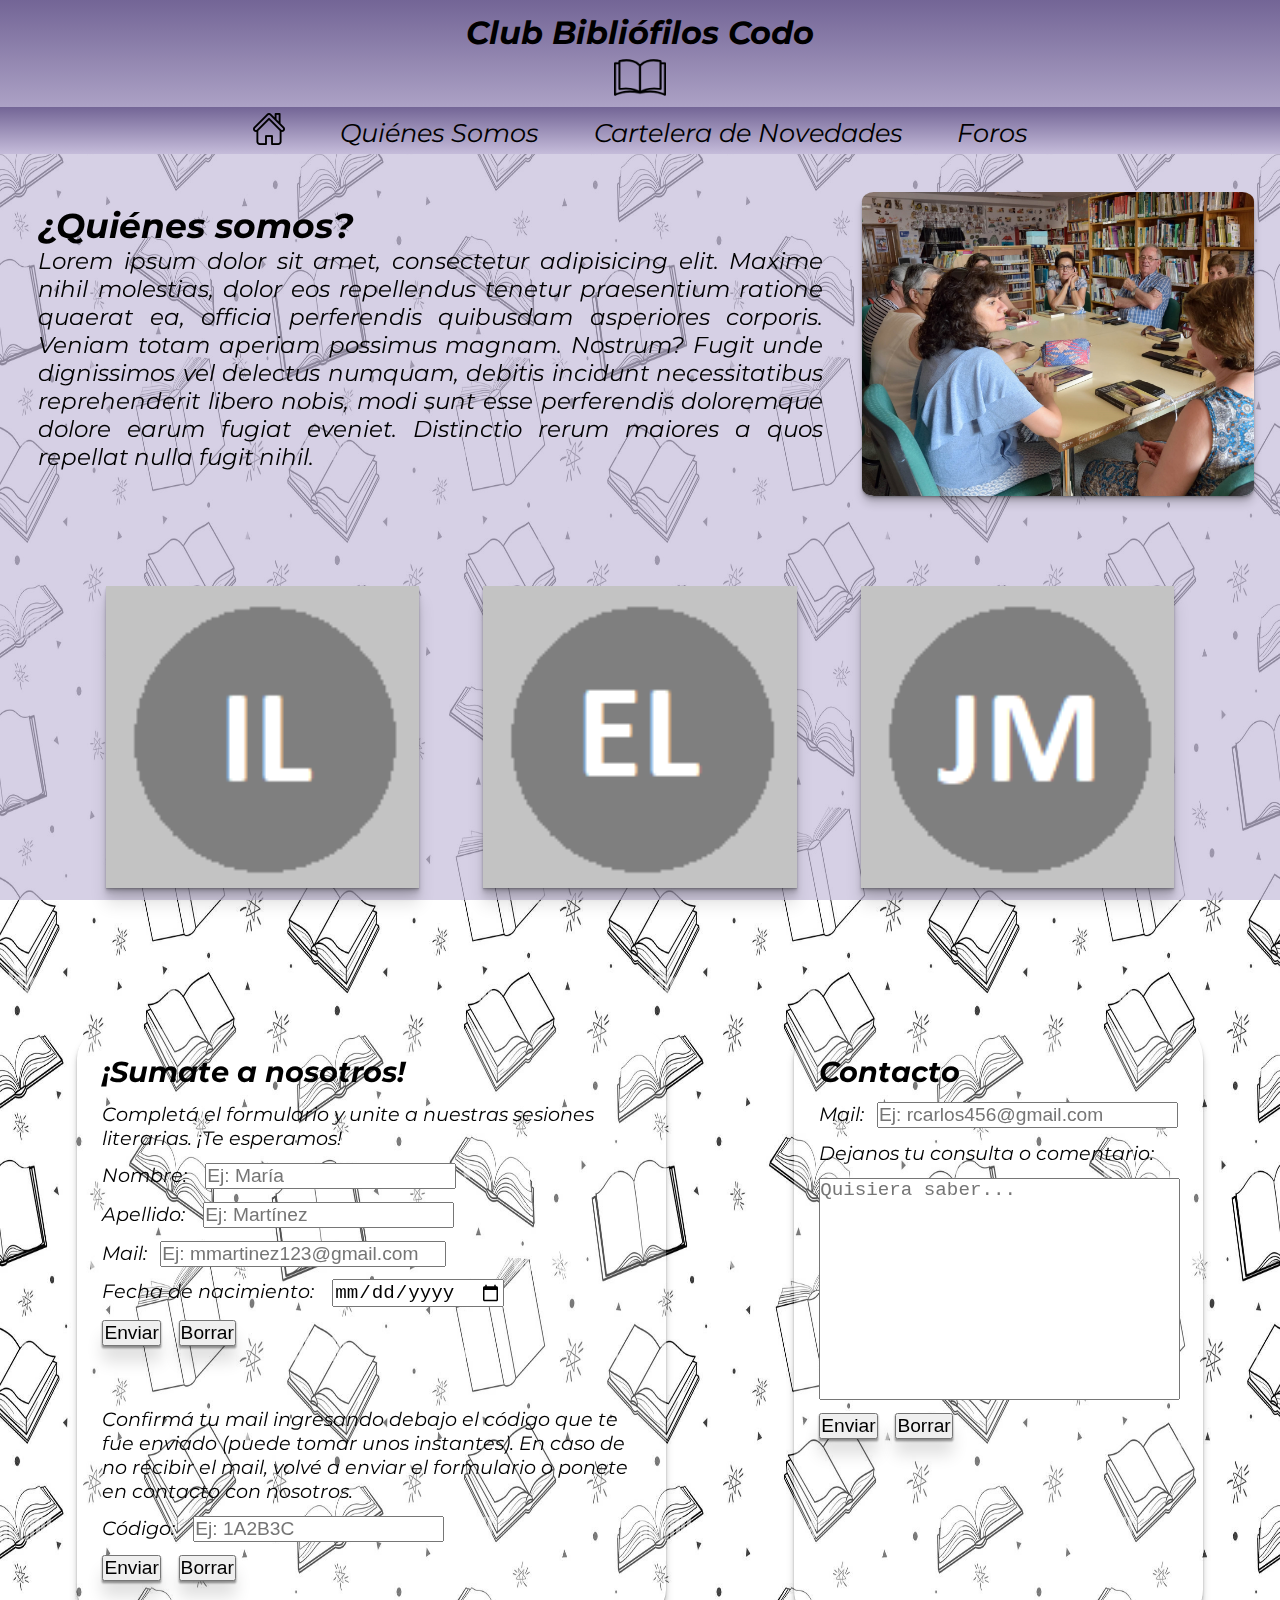
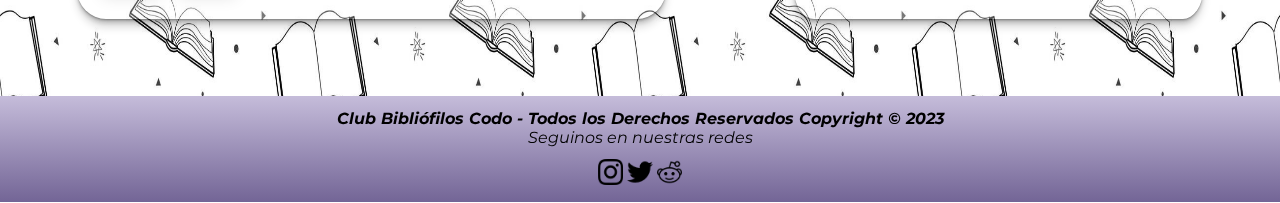
<file: templates/whois.html>
<!DOCTYPE html>
<html lang="en">
<head>
    <meta charset="UTF-8">
    <meta name="viewport" content="width=device-width, initial-scale=1.0">
    <link rel="shortcut icon" href="../img/whois_img/libro.ico" type="image/x-icon">
    <title>Quiénes Somos - Club Bibliófilos Codo</title>
    <link rel="stylesheet" href="../css/quienessomos.css">
</head>

<body>
    <header>
            <div class="container-titulo">
                <h1>Club Bibliófilos Codo</h1><img src="../img/whois_img/libro.png" alt="libro">
            </div>
        
            <nav>
                <a href="../index.html"><img class="casita" src="../img/whois_img/hogar.png" alt="Inicio"></a>
                <a href="whois.html">Quiénes Somos</a>
                <a href="cartelera.html">Cartelera de Novedades</a>
                <a href="foro.html">Foros</a>
            </nav>
        
    </header>

    <main>
        <section>
            <div class="container-s1">
                <div class="container-h2">
                    <div>
                        <h2>¿Quiénes somos?</h2>
                        <p>Lorem ipsum dolor sit amet, consectetur adipisicing elit. Maxime nihil molestias, dolor eos repellendus tenetur praesentium ratione quaerat ea, officia perferendis quibusdam asperiores corporis. Veniam totam aperiam possimus magnam. Nostrum?
                        Fugit unde dignissimos vel delectus numquam, debitis incidunt necessitatibus reprehenderit libero nobis, modi sunt esse perferendis doloremque dolore earum fugiat eveniet. Distinctio rerum maiores a quos repellat nulla fugit nihil.</p>
                    </div>
                </div>
                <div class="container-img1"></div> <!-- img que cambia, ver CSS-->
            </div>
        </section>

        <section>
            <div class="container-s2">
                <div>
                    <img src="../img/whois_img/escritor1.png" alt="foto Lazo">
                    <p><strong>Ian Lazo.</strong> Lorem ipsum dolor sit amet consectetur adipisicing elit. Nemo, ut? Vero eius veritatis incidunt soluta quo odit repellendus, molestiae nemo.</p>
                </div>

                <div>
                    <img src="../img/whois_img/escritor2.png" alt="foto Longa">
                    <p><strong>Egly Longa.</strong> Lorem ipsum dolor sit amet consectetur adipisicing elit. Nemo, ut? Vero eius veritatis incidunt soluta quo odit repellendus, molestiae nemo.</p>
                </div>
                
                <div>
                    <img src="../img/whois_img/escritor3.png" alt="foto Mujica Buj">
                    <p><strong>Juan Martín Mujica Buj.</strong> Lorem ipsum dolor sit amet consectetur adipisicing elit. Nemo, ut? Vero eius veritatis incidunt soluta quo odit repellendus, molestiae nemo.</p>
                </div>
            </div>
        </section>

        <section class="container-s3-s4">
            <div class="container-s3">
                <h2>¡Sumate a nosotros!</h2>
                <p>Completá el formulario y unite a nuestras sesiones literarias. ¡Te esperamos!</p>
                <form id="formulario-sumate" onsubmit="return validarFormularioSumate()">
                    <div>
                        <label for="nombre">Nombre:</label>
                        <input type="text" name="nombre" id="nombre" placeholder="Ej: María">
                    </div>
                    <div>
                        <label for="apellido">Apellido:</label>
                        <input type="text" name="apellido" id="apellido" placeholder="Ej: Martínez">
                    </div>
                    <div class="container-mail">
                        <label for="mail">Mail:</label>
                        <input type="email" name="mail" id="mail" placeholder="Ej: mmartinez123@gmail.com">
                    </div>
                    <div>
                        <label for="nac">Fecha de nacimiento:</label>
                        <input type="date" name="nac" id="nac">
                    </div>
                    <div>
                        <input type="submit" value="Enviar" class="Enviar">
                        <input type="reset" value="Borrar" class="Borrar">
                    </div>
                </form><br><br>
                <p>Confirmá tu mail ingresando debajo el código que te fue enviado (puede tomar unos instantes). En caso de no recibir el mail, volvé a enviar el formulario o ponete en contacto con nosotros.</p>
                <form id="formulario-contraseña" onsubmit="return validarFormularioContraseña()">
                    <div>
                        <label for="codigo">Código:</label>
                        <input type="text" name="codigo" id="codigo" placeholder="Ej: 1A2B3C">
                    </div>
                    <div>
                        <input type="submit" value="Enviar" class="Enviar">
                        <input type="reset" value="Borrar" class="Borrar">
                    </div>

                </form>
            </div>

            <div class="container-s4">
                <h2>Contacto</h2>
                <form id="formulario-contacto" onsubmit="return validarFormularioContacto()">
                    <div class="container-mail">
                        <label for="mail_contacto">Mail:</label>
                        <input type="email" name="mail_contacto" id="mail_contacto" placeholder="Ej: rcarlos456@gmail.com">
                    </div>
                    <div class="container-textarea">
                        <label for="comentario">Dejanos tu consulta o comentario:</label>
                        <textarea name="comentario" id="comentario" rows="10" cols="25" placeholder="Quisiera saber..."></textarea>
                    </div>
                    <div>
                        <input type="submit" value="Enviar" class="Enviar">
                        <input type="reset" value="Borrar" class="Borrar">
                    </div>
                </form>
            </div>
        </section>

    </main>
       <!-- Pie de pagina -->
    <footer>
        <div>
            <h4>Club Bibliófilos Codo - Todos los Derechos Reservados Copyright © 2023</h4>
            <p>Seguinos en nuestras redes</p>
            <a href="http://www.instagram.com" target="_blank"><img src="../img/whois_img/instagram.png" alt="instagram"></a>
            <a href="https://www.twitter.com" target="_blank"><img src="../img/whois_img/twitter.png" alt="twitter"></a>
            <a href="https://www.reddit.com" target="_blank"><img src="../img/whois_img/reddit.png" alt="reddit"></a>
        </div>
    </footer>

    <script src="../js/validacion.js"></script>
</body>
</html>
</file>
<file: css/index.css>
/* Selector universal: con el asterisco */
*{
    margin: 0%;
    padding: 0%;
}

/*Fonts LETRA*/
@font-face {
    font-family: "Montserrat";
    src: url('../fonts/Montserrat/Montserrat-Italic-VariableFont_wght.ttf');
}

/* ---------- Body ---------- */
body {
    background-image: url('../img/font_page/libros_wall.jpg'); /* Agrega la imagen de fondo que desees */
    background-repeat: repeat;
    background-size: 50% 50%;
    font-family: "Montserrat", sans-serif;
    /*Le doy transparencia al fondo*/
    &::before {
        content: '';
        position: fixed;
        width: 100%;
        height: 100%;
        background: rgba(197, 188, 218, 0.7); /*rgba(255, 255, 255, 0.7);*/ /* Black with 50% opacity */
        z-index: -1;
      }
}

/* ---------- Header ----------*/
header {
    background: linear-gradient(to bottom, rgb(115, 101, 150), rgb(197, 188, 218));
    padding-top: 1vw;
    text-align: center;
    width: 100%;
    position: fixed;
    z-index: 1; /*traer al frente*/
}
/* Titulo */
.container-titulo {
    animation: libros-animacion 5s infinite alternate;
}

.container-titulo > h1 {
    font-size: 2.5vw;
}

.container-titulo > img {
    width: 4vw;
}

@keyframes libros-animacion {
    0% {
        transform: scale(1);
    }
    100% {
        transform: scale(1.1);
    }
}

/* Navbar */
nav {
    background: linear-gradient(to bottom, rgb(115, 101, 150), rgb(197, 188, 218));
    text-align: center;
    vertical-align: middle;
    padding: 0.5vw;
}

.casita{
    width: 2.5vw; /*quiza lo achique*/
    vertical-align: -0.3vw;
}

nav > a {
    color: black;
    text-decoration: none;
    margin: 2vw;
    font-size: 2vw; /*quiza lo achique*/
}

/*hover*/
nav > a:hover{
    font-weight: bold;
}

.casita:hover{
    transform: scale(1.1);
}

/* Para que el fixed header no me tape */
main {
    padding-top: 13vw;
}

.contenido {
    max-width: 800px;
    margin: 20px auto;
    padding: 20px;
    background-color: rgba(255, 255, 255, 0.8);
}

.seccion-foros, .seccion-videos {
    margin: 20px 0;
}

.seccion-foros img, .seccion-videos img {
    max-width: 100%;
    width: 5vw;
    height: auto; /*view height a lo alto*/
    /*border-radius: 0% 50% 0% 50%;*/
}

.contenido > section{ /*para meter mas espacio*/
    margin-bottom: 4vw;
}

/* Estilos para hacer la página responsive */
@media screen and (max-width: 600px) {
    header h1 {
        font-size: 24px;
    }

    nav {
        font-size: 14px;
    }

    .contenido {
        padding: 10px;
    }
}

/*Agregar diseño pie de pagina*/
/* ---------- Footer ---------- */
footer{
    background: linear-gradient(to top, rgb(115, 101, 150), rgb(197, 188, 218)); /* por defecto, de arriba a abajo (to bottom) */
    padding: 1vw 0vw 1vw 0vw;
    text-align: center;
    border-radius: 0%;
    position: absolute;
    bottom: 0;
    width: 100%;
}

footer > h4{
    font-size: 1.5vw;
}

footer > p {
    font-size: 1.5vw;
}

footer > div > a > img {
    height: 2vw;
}
</file>
<file: css/cartelera.css>
/* Selector universal: con el asterisco */
*{
    margin: 0%;
    padding: 0%;
}

/*Fonts LETRA*/
@font-face {
    font-family: "Montserrat";
    src: url('../fonts/Montserrat/Montserrat-Italic-VariableFont_wght.ttf');
}

/* ---------- Body ---------- */
body{
    background-image: url('../img/font_page/libros_wall.jpg'); /* Agrega la imagen de fondo que desees */
    background-repeat: repeat;
    background-size: 50% 50%;
    font-family: "Montserrat", sans-serif;
    /*Le doy transparencia al fondo*/
    &::before {
        content: '';
        position: fixed;
        width: 100%;
        height: 100%;
        background: rgba(197, 188, 218, 0.7); /*rgba(255, 255, 255, 0.7);*/ /* Black with 50% opacity */
        z-index: -1;
      }
}

/* ---------- Header ----------*/
header {
    background: linear-gradient(to bottom, rgb(115, 101, 150), rgb(197, 188, 218));
    padding-top: 1vw;
    text-align: center;
    width: 100vw;
    position: fixed;
    z-index: 1; /*traer al frente*/
}

/* Titulo */
.container-titulo {
    animation: libros-animacion 5s infinite alternate;
}

.container-titulo > h1 {
    font-size: 2.5vw;
}

.container-titulo > img {
    width: 4vw;
}

@keyframes libros-animacion {
    0% {
        transform: scale(1);
    }
    100% {
        transform: scale(1.1);
    }
}

/* Navbar */
nav {
    background: linear-gradient(to bottom, rgb(115, 101, 150), rgb(197, 188, 218));
    text-align: center;
    vertical-align: middle;
    padding: 0.5vw;
}

.casita{
    width: 2.5vw; /*quiza lo achique*/
    vertical-align: -0.3vw;
}
nav > a {
    color: black;
    text-decoration: none;
    margin: 2vw;
    font-size: 2vw; /*quiza lo achique*/
}
/*hover*/
nav > a:hover{
    font-weight: bold;
}

.casita:hover{
    transform: scale(1.1);
}

/* Main */

/* Para que el fixed header no me tape */
main {
    padding-top: 16vw;
    padding-bottom: 8vw; /*y para que los libros no pisen el footer*/
}

.titulo{
    color:brown;
    text-align: center;
    font-size: 2vw;
    /* padding-bottom: 3vw; */
}

.titulo h2{
    font-size: 1.5vw;
    margin: 1vh;
    font-family:'Lucida Sans';
}
.card{
    font-size: 1.5vw;
    font-family: Arial, sans-serif;
    width: 25vw;
    height: 70vh;
    text-align: center;
}
.card img{
    width: 25vw;
    height: 70vh;
    border-radius: 5% 5% 5% 5%;
}

/*maquetación Flex y efecto sombra para categorías de eventos*/

.card {
display: flex;
flex-wrap: wrap;
justify-content: center;
padding: 2rem;
gap: 1rem;
}

.card {
flex: 1;
max-width: 300px;
background-color: var(--background-color);
border: 1px solid var(--tranquil-blue);
border-radius: 5px;
padding: 1rem;
text-align: center;
transition: transform 0.3s;
}

.card:hover {
transform: scale(1.05);
}

.card a {
    text-decoration: none;
    color: var(--text-color);
    font-weight: bold;
    }

    
.card a:hover {
    color: var(--tranquil-blue);
    }

.s1{
    display: grid;
    grid-template-columns: repeat(3,minmax(2.5vw,1fr));
    justify-items: center;
    row-gap: 22vh;
    margin: 4vh;
}
/* Puntos de Corte */
@media screen and (max-width:600px) {
   .titulo{
    padding: 1vh;
    font-size: 3vw;
   }
   .titulo h2{
    font-size: 3vw;
    /* margin: 1vh; */
    font-family:'Lucida Sans';
   }
    .s1{
        grid-template-columns:repeat(1, minmax(25vw,1fr));
        padding-bottom: 15vh;
    }
    .card{
        font-size: 4vw;
        width: 45vw;
        height: 30vh;
        padding-bottom: 15vh;
    }
    .card h2{
        font-size: 4.5vw;
    }
    .card img{
        width: 50vw;
        height: 45vh;
    }
    .header{
        flex-direction: column;
        height: 20vh;
    }
   .casita{
        width: 6vw;
   }
   .nav{
        display:flex;
        flex-direction: column;
    }
    .menu{
        font-size: 3vw;
    }
}
/* eventos */
.s2{
    display:flex;
    justify-content: space-between;
    align-items: center;
    column-gap: 2vw;
    row-gap: 2vh;
    margin: 2vw;
}
.card2{
    font-size: 1.5vw;
    font-family: Arial, sans-serif;
    padding: 2vw;
}
.card2 > img{
    width: 25vw;
    height: 70vh;
    border-radius: 5% 5% 5% 5%;
}



/* ---------- Footer ---------- */

footer{
    background: linear-gradient(to top, rgb(115, 101, 150), rgb(197, 188, 218)); /* por defecto, de arriba a abajo (to bottom) */
    padding: 1vw 0vw 1vw 0vw;
    text-align: center;
    border-radius: 0%;
}

footer > h4{
    font-size: 1.5vw;
}

footer > p {
    font-size: 1.5vw;
}

footer > div > a > img {
    height: 2vw;
}
</file>
<file: css/foro.css>
/* Selector universal: con el asterisco */
*{
    margin: 0%;
    padding: 0%;
}

/*Fonts LETRA*/
@font-face {
    font-family: "Montserrat";
    src: url('../fonts/Montserrat/Montserrat-Italic-VariableFont_wght.ttf');
}

/* ---------- Body ---------- */
body {
    background-image: url('../img/font_page/libros_wall.jpg'); /* Agrega la imagen de fondo que desees */
    background-repeat: repeat;
    background-size: 50% 50%;
    font-family: "Montserrat", sans-serif;
    /*Le doy transparencia al fondo*/
    &::before {
        content: '';
        position: fixed;
        width: 100%;
        height: 100%;
        background: rgba(197, 188, 218, 0.7); /*rgba(255, 255, 255, 0.7);*/ /* Black with 50% opacity */
        z-index: -1;
      }
}

/* ---------- Header ----------*/
header {
    background: linear-gradient(to bottom, rgb(115, 101, 150), rgb(197, 188, 218));
    padding-top: 1vw;
    text-align: center;
    width: 100vw;
    position: fixed;
    z-index: 1; /*traer al frente*/
}

/* Titulo */
.container-titulo {
    animation: libros-animacion 5s infinite alternate;
}

.container-titulo > h1 {
    font-size: 2.5vw;
}

.container-titulo > img {
    width: 4vw;
}

@keyframes libros-animacion {
    0% {
        transform: scale(1);
    }
    100% {
        transform: scale(1.1);
    }
}

/* Navbar */
nav {
    background: linear-gradient(to bottom, rgb(115, 101, 150), rgb(197, 188, 218));
    text-align: center;
    vertical-align: middle;
    padding: 0.5vw;
}

.casita{
    width: 2.5vw; /*quiza lo achique*/
    vertical-align: -0.3vw;
}
nav > a {
    color: black;
    text-decoration: none;
    margin: 2vw;
    font-size: 2vw; /*quiza lo achique*/
}
/*hover*/
nav > a:hover{
    font-weight: bold;
}

.casita:hover{
    transform: scale(1.1);
}

/* Para que el fixed header no me tape */
main {
    padding-top: 13vw;
}

.contenido {
    max-width: 800px;
    margin: 20px auto;
    padding: 20px;
    background-color: rgba(255, 255, 255, 0.8);
}

/*Contenido multimedia*/
.seccion-foros, .seccion-videos {
    margin: 20px 0;
}

.seccion-foros img, .seccion-videos img {
    max-width: 100%;
    width: 5vw;
    height: auto; /*view height a lo alto*/
    /*border-radius: 0% 50% 0% 50%;*/
}

/* Estilos para hacer la página responsive */
/* @media screen and (max-width: 600px) {
    header h1 {
        font-size: 24px;
    }

    nav {
        font-size: 14px;
    }

    .contenido {
        padding: 10px;
    }
} */

/*Diseño pie de pagina*/
/* ---------- Footer ---------- */
footer{
    background: linear-gradient(to top, rgb(115, 101, 150), rgb(197, 188, 218)); /* por defecto, de arriba a abajo (to bottom) */
    padding: 1vw 0vw 1vw 0vw;
    text-align: center;
    border-radius: 0%;
}

footer > h4{
    font-size: 1.5vw;
}

footer > p {
    font-size: 1.5vw;
}

footer > div > a > img {
    height: 2vw;
}

/*Ediciones sesion Foro Egly*/
.seccion-foros ul {
    display: flex;
    justify-content: space-between;
    padding: 0;
    list-style-type: none;
}

.seccion-foros li {
    flex-basis: calc(33.33% - 10px); /* 10px es un pequeño margen */
    margin-right: 10px;
}

.seccion-foros li:last-child {
    margin-right: 0;
}

.seccion-foros img {
    max-width: 100%;
    height: auto;
}

.seccion-foros video {
    max-width: 100%;
    height: auto;
}

/*maquetación con CSS Categorías del Foro */
.categorias, .video-sec {
display: flex;
flex-wrap: wrap;
justify-content: center;
padding: 2rem;
gap: 1rem;
}

.categoria {
flex: 1;
max-width: 300px;
background-color: var(--background-color);
border: 1px solid var(--tranquil-blue);
border-radius: 5px;
padding: 1rem;
text-align: center;
transition: transform 0.3s;
}

.categoria:hover {
transform: scale(1.05);
}

.categoria, .video-sec a {
    text-decoration: none;
    color: var(--text-color);
    font-weight: bold;
    }

    
.categoria a:hover {
    color: var(--tranquil-blue);
    }

.seccion-videos ul {
list-style-type: none;
padding: 0;
}

.video-sec p {
    margin-top: 1rem;  /* Espacio entre el video y el subtítulo */
    text-align: center; /* Centrar el texto del subtítulo */
}

.video-container {
width: 560px; /* Tamaño específico */
height: 315px; /* Tamaño específico */
overflow: hidden; /* Esto es para asegurarnos de que el contenido no sobresalga */
position: relative; /* Necesario para centrar el iframe dentro */
}

.video-container video, .video-container iframe {
position: absolute;
top: 50%;
left: 50%;
transform: translate(-50%, -50%);
width: 100%;
height: 100%;
}
</file>
<file: css/quienessomos.css>
/* Selector universal: con el asterisco */
*{
    margin: 0%;
    padding: 0%;
}

/*Fonts LETRA*/
@font-face {
    font-family: "Montserrat";
    src: url('../fonts/Montserrat/Montserrat-Italic-VariableFont_wght.ttf');
}

/* ---------- Body ---------- */
body {
    background-image: url('../img/font_page/libros_wall.jpg'); /* Agrega la imagen de fondo que desees */
    background-repeat: repeat;
    background-size: 50% 50%;
    font-family: "Montserrat", sans-serif;
    /*Le doy transparencia al fondo*/
    &::before {
        content: '';
        position: fixed;
        width: 100%;
        height: 100%;
        background: rgba(197, 188, 218, 0.7); /*rgba(255, 255, 255, 0.7);*/ /* Black with 50% opacity */
        z-index: -1;
      }
}

/* ---------- Header ----------*/
header {
    background: linear-gradient(to bottom, rgb(115, 101, 150), rgb(197, 188, 218));
    padding-top: 1vw;
    text-align: center;
    width: 100%;
    position: fixed;
    z-index: 1; /*traer al frente*/
}

/* Titulo */
.container-titulo {
    animation: libros-animacion 5s infinite alternate;
}

.container-titulo > h1 {
    font-size: 2.5vw;
}

.container-titulo > img {
    width: 4vw;
}

@keyframes libros-animacion {
    0% {
        transform: scale(1);
    }
    100% {
        transform: scale(1.1);
    }
}

/* Navbar */
nav {
    background: linear-gradient(to bottom, rgb(115, 101, 150), rgb(197, 188, 218));
    text-align: center;
    vertical-align: middle;
    padding: 0.5vw;
}

.casita{
    width: 2.5vw; /*quiza lo achique*/
    vertical-align: -0.3vw;
}

nav > a {
    color: black;
    text-decoration: none;
    margin: 2vw;
    font-size: 2vw; /*quiza lo achique*/
}

/*hover*/
nav > a:hover{
    font-weight: bold;
}

.casita:hover{
    transform: scale(1.1);
}



/* ---------- Main ----------*/
/* Para que el fixed header no me tape */
main {
    padding-top: 13vw;
}

section{
    padding: 1vw;
}

/* ----- Section 1 ----- */
.container-s1 {
    display: flex;
    justify-content: space-between;
}

/* Izquierda (h2, p) */
.container-h2 {
    width: 66%;
    padding: 2vw;
    display: flex;
    align-items: center;
}

.container-h2 {
    font-size: 1.8vw;
}

.container-h2 > div > p {
    text-align: justify;
}

/* Derecha (img) */
.container-img1 {
    width: 33%;
    margin: 1vw;
    background-image: url('../img/whois_img/gente_leyendo.jpg');
    background-repeat: no-repeat;
    background-size:cover;
    border-radius: 3%;
    box-shadow: 0 1px 1px rgba(0,0,0,0.15),0 2px 2px rgba(0,0,0,0.15),0 4px 4px rgba(0,0,0,0.15),0 8px 8px rgba(0,0,0,0.15); /*creditos: https://www.cssscript.com/elegant-box-shadows/*/
    animation-name: cambiar;
    animation-duration: 15s;
    animation-delay: 1s;
    animation-iteration-count: infinite;
}

/*Animacion*/
@keyframes cambiar {
    0%{background-image: url('../img/whois_img/gente_leyendo.jpg'); left: 0vw;top: 0vh;}
    33%{background-image: url('../img/whois_img/gente_leyendo_2.jpg');left: 0vw;top: 0vh;}
    66%{background-image: url('../img/whois_img/gente_leyendo_3.jpg');left: 0vw;top: 0vh;}
    100%{background-image: url('../img/whois_img/gente_leyendo.jpg');left: 0vw;top: 0vh;}
}

/* ----- Section 2 ----- */
.container-s2{
    display: flex;
    gap: 5vw; /*puedo distinguir entre row-gap y column-gap*/
    flex-wrap: wrap;
    justify-content: center;
    margin-top: 4vw;
}

.container-s2 > div {
    position: relative; /*util para posicionar a su child, p*/
    width: 25%;
    box-shadow: 0 1px 1px rgba(0,0,0,0.12),0 2px 2px rgba(0,0,0,0.12),0 4px 4px rgba(0,0,0,0.12),0 8px 8px rgba(0,0,0,0.12),0 16px 16px rgba(0,0,0,0.12); /*creditos: https://www.cssscript.com/elegant-box-shadows/*/
}

.container-s2 img{
    width: 100%;
    height: 100%; /*si dejo auto o no pongo nada, la div es apenas mas alta que la img. No tengo idea de por que.*/ 
    /*border-radius: 4% 4% 0% 0%;
    box-shadow: 0.1vw 0.1vw 0vw 0vw rgba(153, 153, 153, 0.8);*/
}

.container-s2 p {
    position: absolute;
    overflow: hidden;
    bottom: 0;
    background-color: rgba(197, 188, 218,0.5);
    opacity: 0;
    width: 100%;
    font-size: 2vw;
}

/*hover*/
.container-s2 > div:hover p {
    opacity: 0;
    animation-name: aparecer;
    animation-duration: 1s;
    animation-fill-mode: forwards; /* Keep the final state of the animation */
    
}

/*animacion*/
@keyframes aparecer {
    0% {
      opacity: 0;
    }
    100% {
      opacity: 1;
    }
 }

 /* ----- Sections 3 & 4 ----- */
.container-s3-s4 {
    display: flex;
    justify-content: space-between;
    font-size: 1.5vw;
    margin-top: 4vw;
}

.container-s3 {
    width: 60%;
    margin: 5vw;
    padding: 2vw;
    align-items: center;
    background-color: rgba(255,255,255,0.3);
    border-radius: 5%;
    box-shadow: 0 1px 1px rgba(0,0,0,0.15),0 2px 2px rgba(0,0,0,0.15),0 4px 4px rgba(0,0,0,0.15),0 8px 8px rgba(0,0,0,0.15); /*creditos: https://www.cssscript.com/elegant-box-shadows/*/
}

.container-s4 {
    width: 40%;
    margin: 5vw;
    padding: 2vw;
    align-items: center;
    background-color: rgba(255,255,255,0.3);
    border-radius: 5%;
    box-shadow: 0 1px 1px rgba(0,0,0,0.15),0 2px 2px rgba(0,0,0,0.15),0 4px 4px rgba(0,0,0,0.15),0 8px 8px rgba(0,0,0,0.15); /*creditos: https://www.cssscript.com/elegant-box-shadows/*/
}

/* Margenes */
.container-s3-s4 h2, p, label, input, textarea {
    margin-bottom: 1vw;
}

.container-s3-s4 input {
    margin-left: 1vw;
}

/* Botones enviar y borrar */
.Enviar {
    margin-left: 0vw!important; /*para sobreescribir al de arriba, sin usar id, por las dudas*/
    box-shadow: 0 2px 2px rgba(0,0,0,0.12),0 2px 2px rgba(0,0,0,0.12),0 2px 2px rgba(0,0,0,0.12),0 2px 2px rgba(0,0,0,0.12),0 16px 16px rgba(0,0,0,0.12); /*creditos: https://www.cssscript.com/elegant-box-shadows/*/
    transition: transform 0.1s;
}

.Enviar:hover {
    transform: scale(1.02);
}

.Borrar {
    box-shadow: 0 2px 2px rgba(0,0,0,0.12),0 2px 2px rgba(0,0,0,0.12),0 2px 2px rgba(0,0,0,0.12),0 2px 2px rgba(0,0,0,0.12),0 16px 16px rgba(0,0,0,0.12); /*creditos: https://www.cssscript.com/elegant-box-shadows/*/
    transition: transform 0.1s;
}

.Borrar:hover {
    transform: scale(1.02);
}

/* Inputs */
.container-s3-s4 input { /*No se por que no siguen automaticamente al fontsize del .container-s3-s4 */
    font-size: 1.5vw;
}

/* Textarea - comentario */
.container-textarea {
    display: flex;
    flex-direction: column;
  }
  
  #comentario { /*formateo el text area*/
    width: 100%;
    height: 10%; /*ni idea que hacer con esto*/
    resize: none;
    font-size: 1.5vw;
  }

  /* Mail */
  .container-mail { /*para agrandar el tamaño de los inputs para mail*/
    display: flex;
  }

  #mail {
    width: 52.5%; /*forma desprolija pero practica que se me ocurre de agrandar su tamaño de forma responsive*/
  }

  #mail_contacto {
    width: 100%;
  }



/* ---------- Footer ---------- */
footer{
    background: linear-gradient(to top, rgb(115, 101, 150), rgb(197, 188, 218)); /* por defecto, de arriba a abajo (to bottom) */
    padding: 1vw 0vw 1vw 0vw;
    text-align: center;
    border-radius: 0%;
}

footer > h4{
    font-size: 1.5vw;
}

footer > p {
    font-size: 1.5vw;
}

footer > div > a > img {
    height: 2vw;
}
</file>
